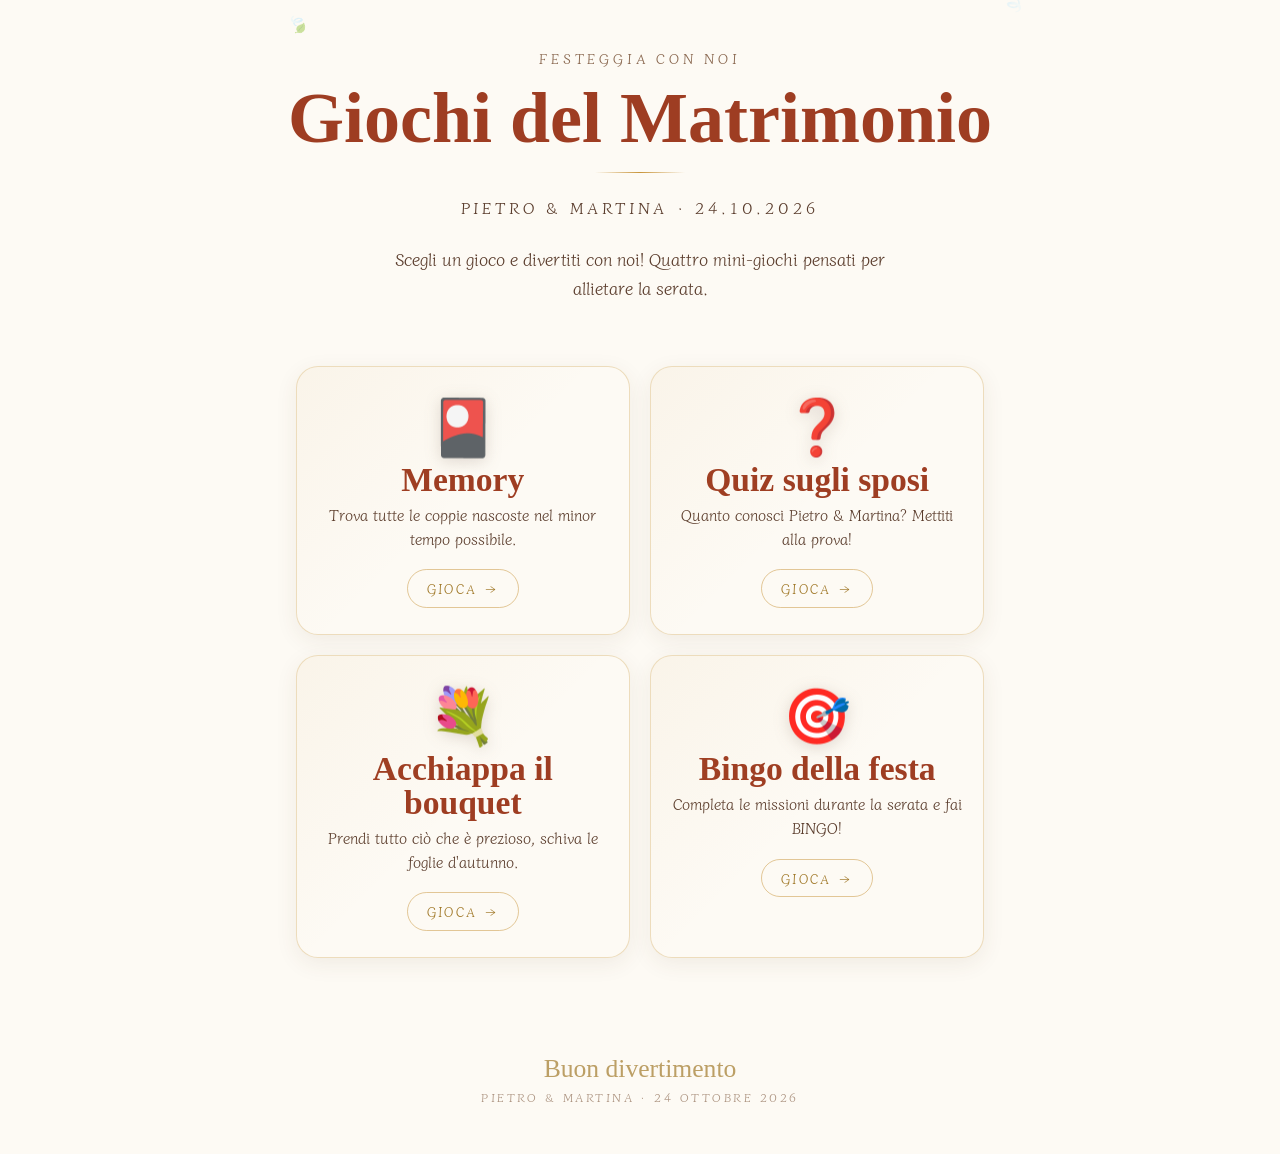
<file: index.html>
<!DOCTYPE html>
<html lang="it">

<head>
  <meta charset="UTF-8" />
  <meta name="viewport" content="width=device-width, initial-scale=1.0, maximum-scale=5.0" />
  <meta name="theme-color" content="#1E130C" />
  <title>Giochi del Matrimonio · Pietro &amp; Martina</title>

  <link href="https://fonts.googleapis.com/css2?family=Diphylleia&display=swap" rel="stylesheet" />
  <link href="https://fonts.cdnfonts.com/css/brittany-signature" rel="stylesheet" />
  <link rel="stylesheet" href="style.css" />

  <style>
    /* ── Hero menu ── */
    .menu-hero {
      position: relative;
      padding: 3rem 1.2rem 1.5rem;
      text-align: center;
      z-index: 1;
    }

    .menu-eyebrow {
      font-family: 'Diphylleia', serif;
      font-size: clamp(.7rem, 2.4vw, .85rem);
      letter-spacing: .28em;
      text-transform: uppercase;
      color: var(--text-light);
      margin-bottom: 1rem;
    }

    .menu-title {
      font-family: 'Brittany Signature', 'Brittany', cursive;
      font-style: normal;
      font-size: clamp(2.8rem, 12vw, 4.5rem);
      color: var(--rust);
      line-height: .95;
    }

    .menu-couple {
      font-family: 'Diphylleia', serif;
      font-size: clamp(.85rem, 2.6vw, 1rem);
      color: var(--text-mid);
      letter-spacing: .24em;
      text-transform: uppercase;
      margin-top: 1.4rem;
    }

    .menu-sub {
      font-family: 'Diphylleia', serif;
      font-size: clamp(.95rem, 2.6vw, 1.05rem);
      color: var(--text-mid);
      line-height: 1.7;
      max-width: 520px;
      margin: 1.6rem auto 0;
      padding: 0 .5rem;
    }

    /* ── Grid card giochi ── */
    .games-grid {
      position: relative;
      z-index: 1;
      max-width: 720px;
      margin: 2.5rem auto 4rem;
      padding: 0 1rem;
      display: grid;
      grid-template-columns: 1fr;
      gap: 1.1rem;
    }

    @media (min-width: 640px) {
      .games-grid {
        grid-template-columns: 1fr 1fr;
        gap: 1.3rem;
      }
    }

    .game-card {
      position: relative;
      display: flex;
      flex-direction: column;
      align-items: center;
      text-align: center;
      padding: 1.8rem 1.3rem 1.6rem;
      background: var(--warm-white);
      border: 1.5px solid rgba(200, 148, 58, .3);
      border-radius: 22px;
      text-decoration: none;
      color: var(--text-dark);
      box-shadow: 0 6px 22px rgba(90, 60, 44, .08);
      transition: transform .25s, box-shadow .25s, border-color .25s;
      overflow: hidden;
      animation: fadeUp .7s ease both;
    }

    .game-card:nth-child(1) {
      animation-delay: .05s;
    }

    .game-card:nth-child(2) {
      animation-delay: .15s;
    }

    .game-card:nth-child(3) {
      animation-delay: .25s;
    }

    .game-card:nth-child(4) {
      animation-delay: .35s;
    }

    .game-card::before {
      content: '';
      position: absolute;
      inset: 0;
      background: linear-gradient(135deg, rgba(200, 148, 58, .06) 0%, transparent 50%);
      pointer-events: none;
    }

    .game-card:hover,
    .game-card:active {
      transform: translateY(-4px);
      box-shadow: 0 14px 32px rgba(90, 60, 44, .18);
      border-color: var(--gold);
    }

    .game-icon {
      font-size: clamp(2.6rem, 10vw, 3.4rem);
      margin-bottom: .8rem;
      line-height: 1;
      filter: drop-shadow(0 3px 8px rgba(90, 60, 44, .18));
    }

    .game-name {
      font-family: 'Brittany Signature', 'Brittany', cursive;
      font-style: normal;
      font-size: clamp(1.7rem, 5.5vw, 2.1rem);
      color: var(--rust);
      line-height: 1;
      margin-bottom: .4rem;
    }

    .game-desc {
      font-family: 'Diphylleia', serif;
      font-size: clamp(.85rem, 2.4vw, .95rem);
      color: var(--text-mid);
      line-height: 1.55;
      margin-bottom: 1.2rem;
      min-height: 2.9em;
    }

    .game-cta {
      display: inline-flex;
      align-items: center;
      gap: .4rem;
      font-family: 'Diphylleia', serif;
      font-size: .8rem;
      letter-spacing: .18em;
      text-transform: uppercase;
      color: var(--gold-dark);
      padding: .55rem 1.2rem;
      border: 1px solid rgba(200, 148, 58, .5);
      border-radius: 50px;
      transition: background .2s, color .2s;
    }

    .game-card:hover .game-cta,
    .game-card:active .game-cta {
      background: var(--gold-dark);
      color: #fff;
      border-color: var(--gold-dark);
    }

    /* ── Footer ── */
    .menu-footer {
      position: relative;
      z-index: 1;
      text-align: center;
      padding: 2rem 1.2rem 3rem;
      font-family: 'Diphylleia', serif;
      font-size: .78rem;
      letter-spacing: .2em;
      text-transform: uppercase;
      color: var(--text-light);
      opacity: .7;
    }

    .menu-footer-script {
      display: block;
      font-family: 'Brittany Signature', 'Brittany', cursive;
      font-style: normal;
      font-size: 1.6rem;
      letter-spacing: 0;
      text-transform: none;
      color: var(--gold-dark);
      margin-bottom: .3rem;
      opacity: 1;
    }
  </style>
</head>

<body>

  <canvas id="leaves-canvas" aria-hidden="true"></canvas>

  <header class="menu-hero">
    <p class="menu-eyebrow">Festeggia con noi</p>
    <h1 class="menu-title">Giochi del Matrimonio</h1>
    <div class="gold-rule" style="margin: 1.2rem auto 0;"></div>
    <p class="menu-couple">Pietro &amp; Martina · 24.10.2026</p>
    <p class="menu-sub">
      Scegli un gioco e divertiti con noi! Quattro mini-giochi pensati per allietare la serata.
    </p>
  </header>

  <main class="games-grid" aria-label="Lista giochi">

    <a href="memory.html" class="game-card">
      <span class="game-icon" aria-hidden="true">🎴</span>
      <h2 class="game-name">Memory</h2>
      <p class="game-desc">Trova tutte le coppie nascoste nel minor tempo possibile.</p>
      <span class="game-cta">Gioca →</span>
    </a>

    <a href="quiz.html" class="game-card">
      <span class="game-icon" aria-hidden="true">❓</span>
      <h2 class="game-name">Quiz sugli sposi</h2>
      <p class="game-desc">Quanto conosci Pietro &amp; Martina? Mettiti alla prova!</p>
      <span class="game-cta">Gioca →</span>
    </a>

    <a href="bouquet.html" class="game-card">
      <span class="game-icon" aria-hidden="true">💐</span>
      <h2 class="game-name">Acchiappa il bouquet</h2>
      <p class="game-desc">Prendi tutto ciò che è prezioso, schiva le foglie d'autunno.</p>
      <span class="game-cta">Gioca →</span>
    </a>

    <a href="bingo.html" class="game-card">
      <span class="game-icon" aria-hidden="true">🎯</span>
      <h2 class="game-name">Bingo della festa</h2>
      <p class="game-desc">Completa le missioni durante la serata e fai BINGO!</p>
      <span class="game-cta">Gioca →</span>
    </a>

  </main>

  <footer class="menu-footer">
    <span class="menu-footer-script">Buon divertimento</span>
    Pietro &amp; Martina · 24 Ottobre 2026
  </footer>

  <script>
    /* ── Falling Leaves (stesso effetto del sito principale) ── */
    (function () {
      const canvas = document.getElementById('leaves-canvas');
      if (!canvas) return;
      const ctx = canvas.getContext('2d');
      const SHAPES = ['🍂', '🍁', '🍃'];
      const LEAVES = [];
      const COUNT = window.innerWidth < 500 ? 16 : 26;

      function resize() {
        canvas.width = window.innerWidth;
        canvas.height = window.innerHeight;
      }
      resize();
      window.addEventListener('resize', resize);

      for (let i = 0; i < COUNT; i++) {
        LEAVES.push({
          x: Math.random() * window.innerWidth,
          y: Math.random() * window.innerHeight * -1.5,
          size: 12 + Math.random() * 18,
          speed: .3 + Math.random() * .6,
          drift: (Math.random() - .5) * .7,
          rot: Math.random() * Math.PI * 2,
          rotV: (Math.random() - .5) * .022,
          emoji: SHAPES[Math.floor(Math.random() * SHAPES.length)],
          alpha: .22 + Math.random() * .35,
          swing: Math.random() * Math.PI * 2,
          swingS: .35 + Math.random() * .55,
        });
      }

      function animate() {
        ctx.clearRect(0, 0, canvas.width, canvas.height);
        LEAVES.forEach(l => {
          l.swing += .011 * l.swingS;
          l.x += l.drift + Math.sin(l.swing) * .55;
          l.y += l.speed;
          l.rot += l.rotV;
          if (l.y > canvas.height + 40) { l.y = -40; l.x = Math.random() * canvas.width; }
          ctx.save();
          ctx.translate(l.x, l.y);
          ctx.rotate(l.rot);
          ctx.globalAlpha = l.alpha;
          ctx.font = `${l.size}px serif`;
          ctx.textAlign = 'center';
          ctx.textBaseline = 'middle';
          ctx.fillText(l.emoji, 0, 0);
          ctx.restore();
        });
        requestAnimationFrame(animate);
      }
      animate();
    })();
  </script>
</body>

</html>
</file>
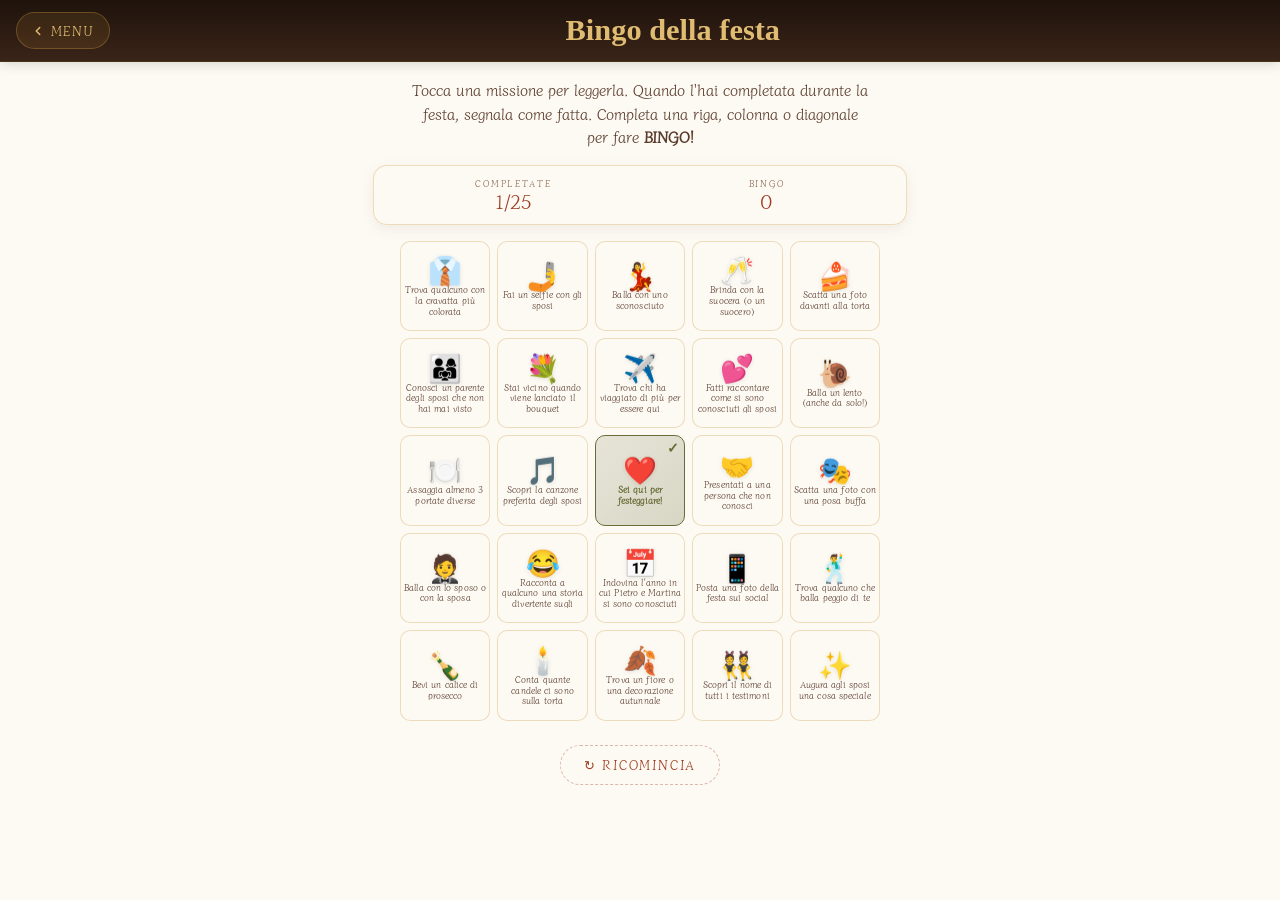
<file: bingo.html>
<!DOCTYPE html>
<html lang="it">

<head>
  <meta charset="UTF-8" />
  <meta name="viewport" content="width=device-width, initial-scale=1.0, maximum-scale=5.0" />
  <meta name="theme-color" content="#1E130C" />
  <title>Bingo della festa · Pietro &amp; Martina</title>

  <link href="https://fonts.googleapis.com/css2?family=Diphylleia&display=swap" rel="stylesheet" />
  <link href="https://fonts.cdnfonts.com/css/brittany-signature" rel="stylesheet" />
  <link rel="stylesheet" href="style.css" />

  <style>
    .bingo-page {
      max-width: 560px;
      margin: 0 auto;
      padding: 1rem .8rem 3rem;
      position: relative;
      z-index: 1;
    }

    .bingo-intro {
      text-align: center;
      font-family: 'Diphylleia', serif;
      font-size: clamp(.85rem, 2.4vw, .95rem);
      color: var(--text-mid);
      line-height: 1.55;
      max-width: 460px;
      margin: 0 auto 1rem;
    }

    /* HUD */
    .bingo-hud {
      display: flex;
      justify-content: space-around;
      align-items: center;
      margin-bottom: 1rem;
      padding: .65rem .8rem;
      background: var(--warm-white);
      border: 1px solid rgba(200, 148, 58, .3);
      border-radius: 14px;
      box-shadow: 0 4px 14px rgba(90, 60, 44, .08);
    }

    .bingo-hud .stat {
      display: flex;
      flex-direction: column;
      align-items: center;
      flex: 1;
    }

    .bingo-hud .label {
      font-family: 'Diphylleia', serif;
      font-size: .58rem;
      letter-spacing: .2em;
      text-transform: uppercase;
      color: var(--text-light);
    }

    .bingo-hud .value {
      font-family: 'Diphylleia', serif;
      font-size: 1.2rem;
      color: var(--rust);
      line-height: 1.2;
    }

    /* Griglia 5x5 */
    .bingo-grid {
      display: grid;
      grid-template-columns: repeat(5, 1fr);
      gap: clamp(.25rem, 1.2vw, .45rem);
      max-width: 480px;
      margin: 0 auto;
    }

    .b-cell {
      position: relative;
      aspect-ratio: 1 / 1;
      background: var(--warm-white);
      border: 1.5px solid rgba(200, 148, 58, .3);
      border-radius: 10px;
      cursor: pointer;
      transition: background .25s, border-color .25s, transform .15s;
      display: flex;
      flex-direction: column;
      align-items: center;
      justify-content: center;
      text-align: center;
      padding: .25rem .15rem;
      overflow: hidden;
      -webkit-user-select: none;
      user-select: none;
      -webkit-tap-highlight-color: transparent;
    }

    .b-cell:active {
      transform: scale(.95);
    }

    .b-emoji {
      font-size: clamp(1.3rem, 5.5vw, 1.7rem);
      line-height: 1;
      margin-bottom: .1rem;
      filter: drop-shadow(0 1px 2px rgba(0, 0, 0, .1));
    }

    .b-text {
      font-family: 'Diphylleia', serif;
      font-size: clamp(.42rem, 1.5vw, .58rem);
      line-height: 1.15;
      color: var(--text-mid);
      letter-spacing: .01em;
      max-height: 3.4em;
      overflow: hidden;
    }

    /* Free cell (centro) */
    .b-cell.free {
      background: linear-gradient(135deg, var(--gold-dark) 0%, var(--terracotta) 100%);
      border-color: var(--gold);
      color: #fff;
    }

    .b-cell.free .b-text {
      color: rgba(255, 255, 255, .95);
      font-weight: bold;
    }

    /* Cell marcata */
    .b-cell.marked {
      background: linear-gradient(135deg, rgba(106, 107, 56, .15) 0%, rgba(106, 107, 56, .25) 100%);
      border-color: var(--olive);
    }

    .b-cell.marked .b-text {
      color: var(--olive);
    }

    .b-cell.marked::after {
      content: '✓';
      position: absolute;
      top: 4px;
      right: 5px;
      color: var(--olive);
      font-size: clamp(.7rem, 2.5vw, .9rem);
      font-weight: bold;
      line-height: 1;
      animation: pop .4s ease both;
    }

    /* Cell in linea vincente */
    .b-cell.win-line {
      background: linear-gradient(135deg, var(--gold-light) 0%, var(--gold) 100%);
      border-color: var(--gold-dark);
      box-shadow: 0 0 18px rgba(200, 148, 58, .5);
      animation: winGlow 1.4s ease-in-out infinite;
    }

    .b-cell.win-line .b-text {
      color: var(--brown-dark);
      font-weight: bold;
    }

    .b-cell.win-line::after {
      color: var(--brown-dark);
    }

    @keyframes winGlow {

      0%,
      100% {
        box-shadow: 0 0 12px rgba(200, 148, 58, .35);
      }

      50% {
        box-shadow: 0 0 22px rgba(200, 148, 58, .7);
      }
    }

    /* Modal dettaglio missione */
    .mission-modal {
      position: fixed;
      inset: 0;
      background: rgba(30, 19, 12, .82);
      backdrop-filter: blur(6px);
      -webkit-backdrop-filter: blur(6px);
      display: none;
      align-items: center;
      justify-content: center;
      z-index: 100;
      padding: 1.5rem;
    }

    .mission-modal.show {
      display: flex;
      animation: fadeIn .25s ease;
    }

    .mission-card {
      background: var(--warm-white);
      border: 1.5px solid var(--gold);
      border-radius: 22px;
      padding: 2rem 1.6rem;
      max-width: 360px;
      width: 100%;
      text-align: center;
      box-shadow: 0 18px 50px rgba(0, 0, 0, .35);
      animation: pop .4s ease both;
    }

    .mission-emoji {
      font-size: 3.5rem;
      line-height: 1;
      margin-bottom: .6rem;
    }

    .mission-text {
      font-family: 'Diphylleia', serif;
      font-size: clamp(1.05rem, 3.4vw, 1.2rem);
      color: var(--text-dark);
      line-height: 1.5;
      margin-bottom: 1.6rem;
    }

    .mission-buttons {
      display: flex;
      flex-direction: column;
      gap: .7rem;
      align-items: center;
    }

    /* BINGO overlay */
    .bingo-overlay {
      position: fixed;
      inset: 0;
      background: rgba(30, 19, 12, .9);
      backdrop-filter: blur(8px);
      -webkit-backdrop-filter: blur(8px);
      display: none;
      align-items: center;
      justify-content: center;
      z-index: 200;
      padding: 1.5rem;
    }

    .bingo-overlay.show {
      display: flex;
      animation: fadeIn .3s ease;
    }

    .bingo-celebration {
      text-align: center;
      animation: pop .5s ease both;
    }

    .bingo-big {
      font-family: 'Brittany Signature', 'Brittany', cursive;
      font-style: normal;
      font-size: clamp(4.5rem, 22vw, 8rem);
      color: var(--gold-light);
      line-height: .9;
      text-shadow: 0 4px 18px rgba(0, 0, 0, .5);
      animation: bingoWiggle 1.2s ease-in-out infinite;
    }

    @keyframes bingoWiggle {

      0%,
      100% {
        transform: rotate(-3deg) scale(1);
      }

      50% {
        transform: rotate(3deg) scale(1.06);
      }
    }

    .bingo-sub {
      font-family: 'Diphylleia', serif;
      font-size: clamp(1rem, 3vw, 1.15rem);
      color: rgba(247, 240, 227, .9);
      letter-spacing: .12em;
      margin: 1.2rem 0 1.8rem;
    }

    .confetti {
      position: fixed;
      pointer-events: none;
      z-index: 199;
      inset: 0;
      overflow: hidden;
    }

    /* Reset button */
    .reset-row {
      text-align: center;
      margin-top: 1.5rem;
    }

    .reset-btn {
      background: transparent;
      border: 1px dashed rgba(158, 61, 34, .35);
      color: var(--rust);
      font-family: 'Diphylleia', serif;
      font-size: .8rem;
      letter-spacing: .14em;
      text-transform: uppercase;
      padding: .6rem 1.4rem;
      border-radius: 50px;
      cursor: pointer;
      transition: background .2s, border-color .2s;
    }

    .reset-btn:hover {
      background: rgba(158, 61, 34, .08);
      border-style: solid;
    }
  </style>
</head>

<body>

  <canvas id="leaves-canvas" aria-hidden="true"></canvas>

  <header class="game-header">
    <a href="index.html" class="back-btn" aria-label="Torna al menu">
      <svg viewBox="0 0 24 24" fill="none" stroke="currentColor" stroke-width="2.5" stroke-linecap="round"
        stroke-linejoin="round" aria-hidden="true">
        <polyline points="15 18 9 12 15 6"></polyline>
      </svg>
      Menu
    </a>
    <h1 class="game-title">Bingo della festa</h1>
  </header>

  <main class="bingo-page">

    <p class="bingo-intro">
      Tocca una missione per leggerla. Quando l'hai completata durante la festa, segnala come fatta. Completa una riga,
      colonna o diagonale per fare <strong>BINGO!</strong>
    </p>

    <div class="bingo-hud">
      <div class="stat">
        <span class="label">Completate</span>
        <span class="value" id="hudDone">1/25</span>
      </div>
      <div class="stat">
        <span class="label">Bingo</span>
        <span class="value" id="hudBingo">0</span>
      </div>
    </div>

    <div class="bingo-grid" id="grid" role="grid"></div>

    <div class="reset-row">
      <button class="reset-btn" id="resetBtn">↻ Ricomincia</button>
    </div>

  </main>

  <!-- Modale missione -->
  <div class="mission-modal" id="missionModal" role="dialog" aria-modal="true">
    <div class="mission-card">
      <div class="mission-emoji" id="missionEmoji">🎯</div>
      <p class="mission-text" id="missionText">…</p>
      <div class="mission-buttons">
        <button class="btn-primary" id="markDoneBtn">L'ho completata!</button>
        <button class="btn-secondary" id="cancelBtn">Chiudi</button>
      </div>
    </div>
  </div>

  <!-- BINGO! -->
  <div class="bingo-overlay" id="bingoOverlay">
    <div class="bingo-celebration">
      <div class="bingo-big">BINGO!</div>
      <p class="bingo-sub">Hai completato una linea!</p>
      <button class="btn-primary" id="closeBingoBtn">Continua</button>
    </div>
  </div>
  <div class="confetti" id="confetti" aria-hidden="true"></div>

  <script>
    /* ══════════════════════════════════════
       25 MISSIONI A TEMA FESTA MATRIMONIO
       ══════════════════════════════════════ */
    const MISSIONS = [
      { e: '👔', t: 'Trova qualcuno con la cravatta più colorata' },
      { e: '🤳', t: 'Fai un selfie con gli sposi' },
      { e: '💃', t: 'Balla con uno sconosciuto' },
      { e: '🥂', t: 'Brinda con la suocera (o un suocero)' },
      { e: '🍰', t: 'Scatta una foto davanti alla torta' },

      { e: '👨‍👩‍👧', t: 'Conosci un parente degli sposi che non hai mai visto' },
      { e: '💐', t: 'Stai vicino quando viene lanciato il bouquet' },
      { e: '✈️', t: 'Trova chi ha viaggiato di più per essere qui' },
      { e: '💕', t: 'Fatti raccontare come si sono conosciuti gli sposi' },
      { e: '🐌', t: 'Balla un lento (anche da solo!)' },

      { e: '🍽️', t: 'Assaggia almeno 3 portate diverse' },
      { e: '🎵', t: 'Scopri la canzone preferita degli sposi' },
      { e: '❤️', t: 'Sei qui per festeggiare!' }, // CENTRO LIBERO (index 12)
      { e: '🤝', t: 'Presentati a una persona che non conosci' },
      { e: '🎭', t: 'Scatta una foto con una posa buffa' },

      { e: '🤵', t: 'Balla con lo sposo o con la sposa' },
      { e: '😂', t: 'Racconta a qualcuno una storia divertente sugli sposi' },
      { e: '📅', t: 'Indovina l\'anno in cui Pietro e Martina si sono conosciuti' },
      { e: '📱', t: 'Posta una foto della festa sui social' },
      { e: '🕺', t: 'Trova qualcuno che balla peggio di te' },

      { e: '🍾', t: 'Bevi un calice di prosecco' },
      { e: '🕯️', t: 'Conta quante candele ci sono sulla torta' },
      { e: '🍂', t: 'Trova un fiore o una decorazione autunnale' },
      { e: '👯', t: 'Scopri il nome di tutti i testimoni' },
      { e: '✨', t: 'Augura agli sposi una cosa speciale' }
    ];
    /* ══════════════════════════════════════ */

    /* ── Falling Leaves ── */
    (function () {
      const canvas = document.getElementById('leaves-canvas');
      const ctx = canvas.getContext('2d');
      const SHAPES = ['🍂', '🍁', '🍃'];
      const LEAVES = [];
      const COUNT = window.innerWidth < 500 ? 10 : 18;
      function resize() { canvas.width = window.innerWidth; canvas.height = window.innerHeight; }
      resize();
      window.addEventListener('resize', resize);
      for (let i = 0; i < COUNT; i++) {
        LEAVES.push({
          x: Math.random() * window.innerWidth, y: Math.random() * window.innerHeight * -1.5,
          size: 12 + Math.random() * 18, speed: .3 + Math.random() * .6,
          drift: (Math.random() - .5) * .7, rot: Math.random() * Math.PI * 2,
          rotV: (Math.random() - .5) * .022,
          emoji: SHAPES[Math.floor(Math.random() * SHAPES.length)],
          alpha: .18 + Math.random() * .3,
          swing: Math.random() * Math.PI * 2, swingS: .35 + Math.random() * .55,
        });
      }
      function animate() {
        ctx.clearRect(0, 0, canvas.width, canvas.height);
        LEAVES.forEach(l => {
          l.swing += .011 * l.swingS;
          l.x += l.drift + Math.sin(l.swing) * .55;
          l.y += l.speed; l.rot += l.rotV;
          if (l.y > canvas.height + 40) { l.y = -40; l.x = Math.random() * canvas.width; }
          ctx.save(); ctx.translate(l.x, l.y); ctx.rotate(l.rot);
          ctx.globalAlpha = l.alpha; ctx.font = `${l.size}px serif`;
          ctx.textAlign = 'center'; ctx.textBaseline = 'middle';
          ctx.fillText(l.emoji, 0, 0); ctx.restore();
        });
        requestAnimationFrame(animate);
      }
      animate();
    })();

    /* ══════════════════════════════════════
       BINGO LOGIC
       ══════════════════════════════════════ */
    (function () {
      const grid = document.getElementById('grid');
      const hudDone = document.getElementById('hudDone');
      const hudBingo = document.getElementById('hudBingo');
      const modal = document.getElementById('missionModal');
      const missionEmoji = document.getElementById('missionEmoji');
      const missionText = document.getElementById('missionText');
      const markDoneBtn = document.getElementById('markDoneBtn');
      const cancelBtn = document.getElementById('cancelBtn');
      const bingoOverlay = document.getElementById('bingoOverlay');
      const closeBingoBtn = document.getElementById('closeBingoBtn');
      const resetBtn = document.getElementById('resetBtn');
      const confettiEl = document.getElementById('confetti');

      const FREE_INDEX = 12;
      const STORAGE_KEY = 'bingo_state_v1';

      // Stato: array di 25 booleani + count bingo precedentemente celebrati
      let state = loadState();

      function loadState() {
        try {
          const raw = localStorage.getItem(STORAGE_KEY);
          if (raw) {
            const parsed = JSON.parse(raw);
            if (Array.isArray(parsed.marked) && parsed.marked.length === 25) {
              parsed.marked[FREE_INDEX] = true;
              return parsed;
            }
          }
        } catch (e) { }
        return defaultState();
      }

      function defaultState() {
        const marked = new Array(25).fill(false);
        marked[FREE_INDEX] = true;
        return { marked, celebratedLines: [] };
      }

      function saveState() {
        localStorage.setItem(STORAGE_KEY, JSON.stringify(state));
      }

      let currentCell = null;

      function buildGrid() {
        grid.innerHTML = '';
        MISSIONS.forEach((m, i) => {
          const cell = document.createElement('div');
          cell.className = 'b-cell';
          cell.setAttribute('role', 'gridcell');
          cell.dataset.index = i;
          if (i === FREE_INDEX) cell.classList.add('free');
          if (state.marked[i]) cell.classList.add('marked');

          cell.innerHTML = `
            <span class="b-emoji" aria-hidden="true">${m.e}</span>
            <span class="b-text">${m.t}</span>
          `;

          cell.addEventListener('click', () => openMission(i));
          grid.appendChild(cell);
        });
        updateHUD();
        highlightWinLines();
      }

      function openMission(i) {
        if (i === FREE_INDEX) return; // non si può togliere il centro
        currentCell = i;
        const m = MISSIONS[i];
        missionEmoji.textContent = m.e;
        missionText.textContent = m.t;
        markDoneBtn.textContent = state.marked[i] ? 'Annulla' : 'L\'ho completata!';
        modal.classList.add('show');
      }

      function closeMission() {
        modal.classList.remove('show');
        currentCell = null;
      }

      markDoneBtn.addEventListener('click', () => {
        if (currentCell === null) return;
        state.marked[currentCell] = !state.marked[currentCell];
        saveState();
        const cell = grid.querySelector(`[data-index="${currentCell}"]`);
        cell.classList.toggle('marked', state.marked[currentCell]);
        updateHUD();
        closeMission();
        // Check bingo dopo un piccolo delay (animazione check)
        setTimeout(checkBingo, 350);
      });

      cancelBtn.addEventListener('click', closeMission);
      modal.addEventListener('click', e => {
        if (e.target === modal) closeMission();
      });

      // ── LINEE VINCENTI ──
      function getLines() {
        const lines = [];
        // Righe
        for (let r = 0; r < 5; r++) lines.push([r * 5, r * 5 + 1, r * 5 + 2, r * 5 + 3, r * 5 + 4]);
        // Colonne
        for (let c = 0; c < 5; c++) lines.push([c, c + 5, c + 10, c + 15, c + 20]);
        // Diagonali
        lines.push([0, 6, 12, 18, 24]);
        lines.push([4, 8, 12, 16, 20]);
        return lines;
      }

      function lineKey(line) { return line.join('-'); }

      function checkBingo() {
        const lines = getLines();
        const newWins = [];
        for (const line of lines) {
          const complete = line.every(i => state.marked[i]);
          const key = lineKey(line);
          if (complete && !state.celebratedLines.includes(key)) {
            state.celebratedLines.push(key);
            newWins.push(line);
          }
        }
        if (newWins.length > 0) {
          saveState();
          updateHUD();
          highlightWinLines();
          celebrate();
        }
      }

      function highlightWinLines() {
        // pulisci classe
        grid.querySelectorAll('.b-cell').forEach(c => c.classList.remove('win-line'));
        // applica a tutti gli indici delle linee celebrate
        const allWinIdx = new Set();
        getLines().forEach(line => {
          if (state.celebratedLines.includes(lineKey(line))) {
            line.forEach(i => allWinIdx.add(i));
          }
        });
        allWinIdx.forEach(i => {
          const c = grid.querySelector(`[data-index="${i}"]`);
          if (c) c.classList.add('win-line');
        });
      }

      function updateHUD() {
        const count = state.marked.filter(Boolean).length;
        hudDone.textContent = `${count}/25`;
        hudBingo.textContent = state.celebratedLines.length;
      }

      // ── CELEBRAZIONE BINGO ──
      function celebrate() {
        bingoOverlay.classList.add('show');
        spawnConfetti();
      }

      closeBingoBtn.addEventListener('click', () => {
        bingoOverlay.classList.remove('show');
      });

      function spawnConfetti() {
        confettiEl.innerHTML = '';
        const colors = ['#C8943A', '#E0BC72', '#9E3D22', '#C05828', '#6A6B38'];
        for (let i = 0; i < 60; i++) {
          const piece = document.createElement('div');
          const size = 6 + Math.random() * 8;
          const left = Math.random() * 100;
          const delay = Math.random() * .5;
          const duration = 1.5 + Math.random() * 1.5;
          const color = colors[Math.floor(Math.random() * colors.length)];
          const rot = Math.random() * 360;
          piece.style.cssText = `
            position: absolute;
            top: -20px;
            left: ${left}%;
            width: ${size}px;
            height: ${size * 1.6}px;
            background: ${color};
            border-radius: 2px;
            transform: rotate(${rot}deg);
            animation: confettiFall ${duration}s ${delay}s linear forwards;
          `;
          confettiEl.appendChild(piece);
        }
        setTimeout(() => { confettiEl.innerHTML = ''; }, 4500);
      }

      // Inietta keyframe confetti
      const styleEl = document.createElement('style');
      styleEl.textContent = `
        @keyframes confettiFall {
          to { transform: translateY(110vh) rotate(720deg); opacity: 0; }
        }
      `;
      document.head.appendChild(styleEl);

      // ── RESET ──
      resetBtn.addEventListener('click', () => {
        if (confirm('Sei sicuro di voler azzerare tutte le missioni completate?')) {
          state = defaultState();
          saveState();
          buildGrid();
        }
      });

      // ── ESC chiude modali ──
      document.addEventListener('keydown', e => {
        if (e.key === 'Escape') {
          closeMission();
          bingoOverlay.classList.remove('show');
        }
      });

      // INIT
      buildGrid();
    })();
  </script>
</body>

</html>
</file>
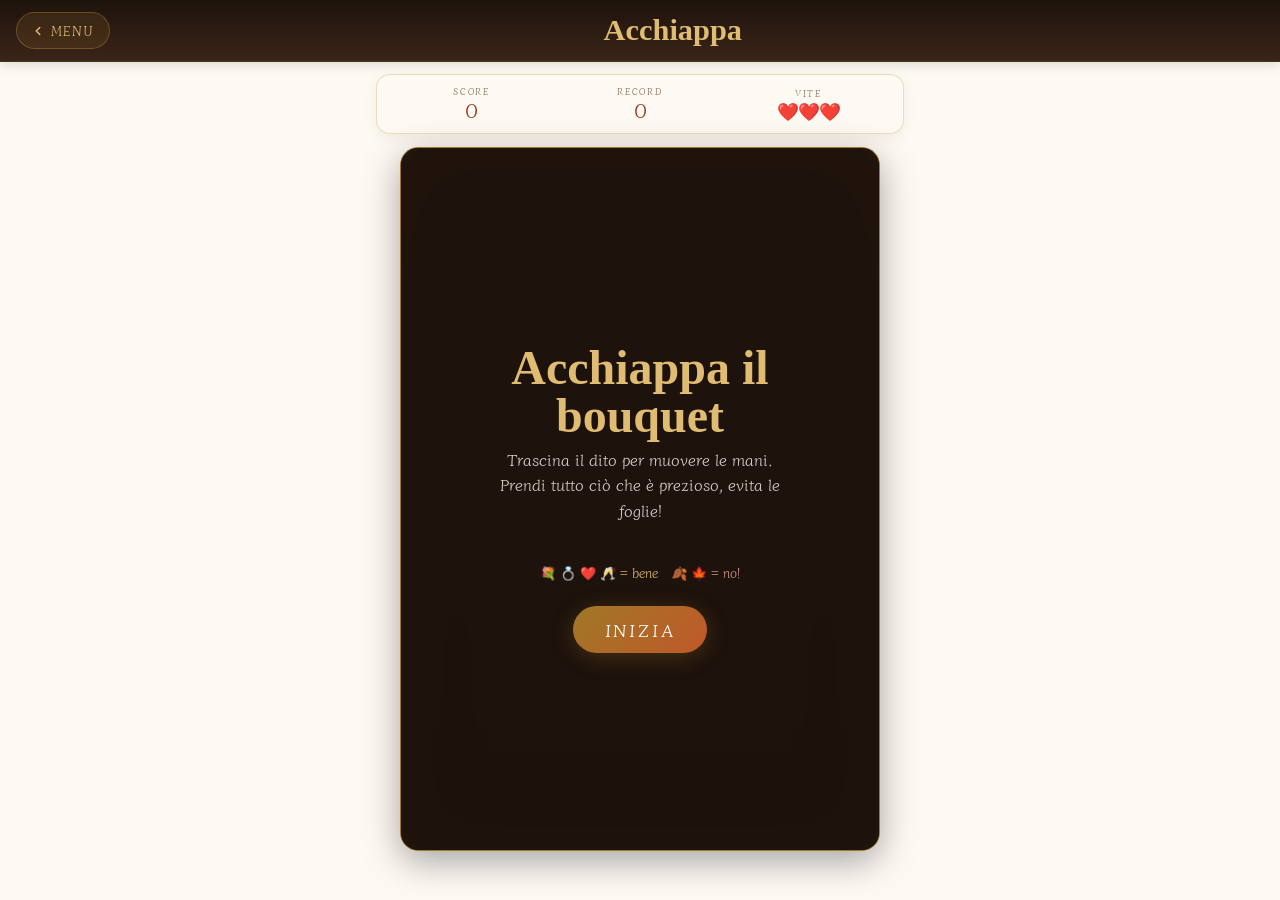
<file: bouquet.html>
<!DOCTYPE html>
<html lang="it">

<head>
  <meta charset="UTF-8" />
  <meta name="viewport" content="width=device-width, initial-scale=1.0, maximum-scale=1.0, user-scalable=no" />
  <meta name="theme-color" content="#1E130C" />
  <title>Acchiappa il bouquet · Pietro &amp; Martina</title>

  <link href="https://fonts.googleapis.com/css2?family=Diphylleia&display=swap" rel="stylesheet" />
  <link href="https://fonts.cdnfonts.com/css/brittany-signature" rel="stylesheet" />
  <link rel="stylesheet" href="style.css" />

  <style>
    body {
      overscroll-behavior: none;
      touch-action: none;
    }

    .bouquet-page {
      max-width: 560px;
      margin: 0 auto;
      padding: .75rem 1rem 1.5rem;
      position: relative;
      z-index: 1;
    }

    /* HUD */
    .hud {
      display: flex;
      justify-content: space-between;
      align-items: center;
      gap: .5rem;
      margin-bottom: .8rem;
      padding: .65rem .9rem;
      background: var(--warm-white);
      border: 1px solid rgba(200, 148, 58, .3);
      border-radius: 14px;
      box-shadow: 0 4px 14px rgba(90, 60, 44, .08);
    }

    .hud-block {
      display: flex;
      flex-direction: column;
      align-items: center;
      flex: 1;
    }

    .hud-label {
      font-family: 'Diphylleia', serif;
      font-size: .56rem;
      letter-spacing: .2em;
      text-transform: uppercase;
      color: var(--text-light);
    }

    .hud-value {
      font-family: 'Diphylleia', serif;
      font-size: 1.25rem;
      color: var(--rust);
      line-height: 1.2;
      font-variant-numeric: tabular-nums;
    }

    .lives {
      letter-spacing: -.05em;
      font-size: 1.1rem;
    }

    .lives .lost {
      opacity: .25;
      filter: grayscale(1);
    }

    /* Canvas area */
    .game-area {
      position: relative;
      width: 100%;
      max-width: 480px;
      aspect-ratio: 3 / 4.4;
      margin: 0 auto;
      background: linear-gradient(180deg, #2c1c10 0%, #1E130C 100%);
      border: 1.5px solid var(--gold-dark);
      border-radius: 18px;
      overflow: hidden;
      box-shadow: 0 10px 36px rgba(0, 0, 0, .35), inset 0 0 80px rgba(200, 148, 58, .12);
      touch-action: none;
      cursor: grab;
    }

    .game-area:active {
      cursor: grabbing;
    }

    #gameCanvas {
      display: block;
      width: 100%;
      height: 100%;
    }

    /* Schermate overlay */
    .overlay {
      position: absolute;
      inset: 0;
      background: rgba(30, 19, 12, .92);
      backdrop-filter: blur(6px);
      -webkit-backdrop-filter: blur(6px);
      display: none;
      flex-direction: column;
      align-items: center;
      justify-content: center;
      text-align: center;
      padding: 1.5rem;
      z-index: 10;
    }

    .overlay.show {
      display: flex;
      animation: fadeIn .35s ease;
    }

    .overlay h2 {
      font-family: 'Brittany Signature', 'Brittany', cursive;
      font-style: normal;
      font-size: clamp(2.2rem, 9vw, 3rem);
      color: var(--gold-light);
      line-height: 1;
      margin-bottom: .4rem;
    }

    .overlay p {
      font-family: 'Diphylleia', serif;
      color: rgba(247, 240, 227, .85);
      font-size: clamp(.9rem, 2.6vw, 1rem);
      line-height: 1.6;
      max-width: 320px;
      margin-bottom: 1.5rem;
    }

    .overlay .final-score {
      font-family: 'Diphylleia', serif;
      font-size: clamp(2.8rem, 12vw, 4rem);
      color: var(--gold-light);
      line-height: 1;
      margin-bottom: .3rem;
      font-variant-numeric: tabular-nums;
    }

    .overlay .final-label {
      font-family: 'Diphylleia', serif;
      font-size: .72rem;
      letter-spacing: .26em;
      text-transform: uppercase;
      color: var(--gold-light);
      opacity: .65;
      margin-bottom: 1.8rem;
    }

    .overlay-buttons {
      display: flex;
      flex-direction: column;
      gap: .7rem;
      align-items: center;
    }

    .legend {
      margin-top: 1rem;
      display: flex;
      flex-wrap: wrap;
      gap: .8rem;
      justify-content: center;
      font-family: 'Diphylleia', serif;
      font-size: .82rem;
      color: rgba(247, 240, 227, .8);
    }

    .legend span {
      display: inline-flex;
      align-items: center;
      gap: .25rem;
    }

    .legend .good {
      color: var(--gold-light);
    }

    .legend .bad {
      color: #d99a8b;
    }

    /* Pulse hint per il primo touch */
    .touch-hint {
      position: absolute;
      bottom: 18%;
      left: 50%;
      transform: translateX(-50%);
      font-family: 'Diphylleia', serif;
      font-size: .85rem;
      color: rgba(247, 240, 227, .7);
      letter-spacing: .12em;
      text-transform: uppercase;
      pointer-events: none;
      animation: hintPulse 1.8s ease-in-out infinite;
    }

    @keyframes hintPulse {

      0%,
      100% {
        opacity: .4;
        transform: translateX(-50%) translateY(0);
      }

      50% {
        opacity: 1;
        transform: translateX(-50%) translateY(-6px);
      }
    }

    .touch-hint.hidden {
      display: none;
    }
  </style>
</head>

<body>

  <canvas id="leaves-canvas" aria-hidden="true"></canvas>

  <header class="game-header">
    <a href="index.html" class="back-btn" aria-label="Torna al menu">
      <svg viewBox="0 0 24 24" fill="none" stroke="currentColor" stroke-width="2.5" stroke-linecap="round"
        stroke-linejoin="round" aria-hidden="true">
        <polyline points="15 18 9 12 15 6"></polyline>
      </svg>
      Menu
    </a>
    <h1 class="game-title">Acchiappa</h1>
  </header>

  <main class="bouquet-page">

    <div class="hud">
      <div class="hud-block">
        <span class="hud-label">Score</span>
        <span class="hud-value" id="hudScore">0</span>
      </div>
      <div class="hud-block">
        <span class="hud-label">Record</span>
        <span class="hud-value" id="hudBest">0</span>
      </div>
      <div class="hud-block">
        <span class="hud-label">Vite</span>
        <span class="hud-value lives" id="hudLives">❤️❤️❤️</span>
      </div>
    </div>

    <div class="game-area" id="gameArea">
      <canvas id="gameCanvas"></canvas>

      <!-- Schermo START -->
      <div class="overlay show" id="startOverlay">
        <h2>Acchiappa il bouquet</h2>
        <p>
          Trascina il dito per muovere le mani.<br>
          Prendi tutto ciò che è prezioso, evita le foglie!
        </p>
        <div class="legend">
          <span class="good">💐 💍 ❤️ 🥂 = bene</span>
          <span class="bad">🍂 🍁 = no!</span>
        </div>
        <div class="overlay-buttons" style="margin-top: 1.5rem;">
          <button class="btn-primary" id="startBtn">Inizia</button>
        </div>
      </div>

      <!-- Schermo GAME OVER -->
      <div class="overlay" id="overOverlay">
        <h2 id="overTitle">Game Over</h2>
        <div class="final-score" id="overScore">0</div>
        <div class="final-label">Punteggio</div>
        <p id="overMsg">…</p>
        <div class="overlay-buttons">
          <button class="btn-primary" id="restartBtn">Rigioca</button>
          <a href="index.html" class="btn-secondary">← Altri giochi</a>
        </div>
      </div>

      <span class="touch-hint hidden" id="touchHint">↓ Trascina qui ↓</span>
    </div>

  </main>

  <script>
    /* ── Falling Leaves di sfondo ── */
    (function () {
      const canvas = document.getElementById('leaves-canvas');
      const ctx = canvas.getContext('2d');
      const SHAPES = ['🍂', '🍁', '🍃'];
      const LEAVES = [];
      const COUNT = window.innerWidth < 500 ? 8 : 14;
      function resize() { canvas.width = window.innerWidth; canvas.height = window.innerHeight; }
      resize();
      window.addEventListener('resize', resize);
      for (let i = 0; i < COUNT; i++) {
        LEAVES.push({
          x: Math.random() * window.innerWidth, y: Math.random() * window.innerHeight * -1.5,
          size: 12 + Math.random() * 16, speed: .25 + Math.random() * .5,
          drift: (Math.random() - .5) * .6, rot: Math.random() * Math.PI * 2,
          rotV: (Math.random() - .5) * .02,
          emoji: SHAPES[Math.floor(Math.random() * SHAPES.length)],
          alpha: .12 + Math.random() * .22,
          swing: Math.random() * Math.PI * 2, swingS: .35 + Math.random() * .5,
        });
      }
      function animate() {
        ctx.clearRect(0, 0, canvas.width, canvas.height);
        LEAVES.forEach(l => {
          l.swing += .011 * l.swingS;
          l.x += l.drift + Math.sin(l.swing) * .5;
          l.y += l.speed; l.rot += l.rotV;
          if (l.y > canvas.height + 40) { l.y = -40; l.x = Math.random() * canvas.width; }
          ctx.save(); ctx.translate(l.x, l.y); ctx.rotate(l.rot);
          ctx.globalAlpha = l.alpha; ctx.font = `${l.size}px serif`;
          ctx.textAlign = 'center'; ctx.textBaseline = 'middle';
          ctx.fillText(l.emoji, 0, 0); ctx.restore();
        });
        requestAnimationFrame(animate);
      }
      animate();
    })();

    /* ══════════════════════════════════════
       GIOCO: Acchiappa il bouquet
       ══════════════════════════════════════ */
    (function () {
      const area = document.getElementById('gameArea');
      const canvas = document.getElementById('gameCanvas');
      const ctx = canvas.getContext('2d');

      const hudScore = document.getElementById('hudScore');
      const hudBest = document.getElementById('hudBest');
      const hudLives = document.getElementById('hudLives');

      const startOverlay = document.getElementById('startOverlay');
      const overOverlay = document.getElementById('overOverlay');
      const overTitle = document.getElementById('overTitle');
      const overScore = document.getElementById('overScore');
      const overMsg = document.getElementById('overMsg');
      const startBtn = document.getElementById('startBtn');
      const restartBtn = document.getElementById('restartBtn');
      const touchHint = document.getElementById('touchHint');

      // Logica DPR (Retina-friendly)
      let W = 0, H = 0, DPR = 1;
      function resizeCanvas() {
        DPR = Math.min(window.devicePixelRatio || 1, 2);
        const rect = area.getBoundingClientRect();
        W = rect.width;
        H = rect.height;
        canvas.width = Math.round(W * DPR);
        canvas.height = Math.round(H * DPR);
        canvas.style.width = W + 'px';
        canvas.style.height = H + 'px';
        ctx.setTransform(DPR, 0, 0, DPR, 0, 0);
      }
      resizeCanvas();
      window.addEventListener('resize', resizeCanvas);
      window.addEventListener('orientationchange', () => setTimeout(resizeCanvas, 100));

      // Tipi oggetti
      const GOODS = [
        { emoji: '💐', pts: 10, w: 0.32 },
        { emoji: '💍', pts: 25, w: 0.08 },
        { emoji: '❤️', pts: 5, w: 0.28 },
        { emoji: '🥂', pts: 10, w: 0.18 },
        { emoji: '🕊️', pts: 15, w: 0.14 },
      ];
      const BADS = [
        { emoji: '🍂' },
        { emoji: '🍁' },
      ];

      // Stato gioco
      let items = [];
      let score = 0;
      let lives = 3;
      let best = parseInt(localStorage.getItem('bouquet_best') || '0', 10);
      let running = false;
      let lastSpawn = 0;
      let spawnInterval = 900;
      let baseFallSpeed = 110;       // px/sec
      let elapsed = 0;
      let lastTime = 0;
      let paddleX = 0;
      let paddleTargetX = 0;
      let firstInteraction = false;

      // Paddle config
      const PADDLE_EMOJI = '🤲';
      const PADDLE_SIZE = 56;       // dimensione emoji
      const PADDLE_W = 72;          // area di cattura
      const PADDLE_Y_FROM_BOTTOM = 60;

      // Particelle
      const particles = [];

      hudBest.textContent = best;
      paddleX = paddleTargetX = W / 2;

      // Spawn oggetto
      function spawnItem() {
        // 18% probabilità di oggetto cattivo
        const isBad = Math.random() < 0.18;
        let type;
        if (isBad) {
          type = BADS[Math.floor(Math.random() * BADS.length)];
        } else {
          // Pesi: somma w = 1 ca.
          const r = Math.random();
          let acc = 0;
          for (const g of GOODS) {
            acc += g.w;
            if (r <= acc) { type = g; break; }
          }
          if (!type) type = GOODS[0];
        }
        const size = isBad ? 32 : (type.pts >= 25 ? 36 : 38);
        items.push({
          x: 30 + Math.random() * (W - 60),
          y: -size,
          vy: baseFallSpeed * (0.85 + Math.random() * 0.4),
          vx: (Math.random() - 0.5) * 30,
          size,
          emoji: type.emoji,
          pts: isBad ? 0 : type.pts,
          isBad,
          rot: (Math.random() - 0.5) * 0.4,
          rotV: (Math.random() - 0.5) * 0.8,
        });
      }

      // Particelle (feedback cattura)
      function emitParticles(x, y, color, count) {
        for (let i = 0; i < count; i++) {
          particles.push({
            x, y,
            vx: (Math.random() - 0.5) * 180,
            vy: -50 - Math.random() * 160,
            life: 0,
            maxLife: 0.5 + Math.random() * 0.4,
            color,
            size: 3 + Math.random() * 3,
          });
        }
      }

      // Collisione paddle vs item
      function intersects(item) {
        const paddleLeft = paddleX - PADDLE_W / 2;
        const paddleRight = paddleX + PADDLE_W / 2;
        const paddleTop = H - PADDLE_Y_FROM_BOTTOM - PADDLE_SIZE / 2;
        const paddleBottom = H - PADDLE_Y_FROM_BOTTOM + PADDLE_SIZE / 2;
        return (
          item.x > paddleLeft &&
          item.x < paddleRight &&
          item.y > paddleTop &&
          item.y < paddleBottom
        );
      }

      // Input: posizione paddle
      function setPaddleFromClient(clientX) {
        const rect = canvas.getBoundingClientRect();
        const x = clientX - rect.left;
        paddleTargetX = Math.max(PADDLE_W / 2, Math.min(W - PADDLE_W / 2, x));
        firstInteraction = true;
        touchHint.classList.add('hidden');
      }

      area.addEventListener('touchstart', e => {
        e.preventDefault();
        if (e.touches.length) setPaddleFromClient(e.touches[0].clientX);
      }, { passive: false });
      area.addEventListener('touchmove', e => {
        e.preventDefault();
        if (e.touches.length) setPaddleFromClient(e.touches[0].clientX);
      }, { passive: false });

      area.addEventListener('mousedown', e => setPaddleFromClient(e.clientX));
      area.addEventListener('mousemove', e => {
        if (e.buttons === 1) setPaddleFromClient(e.clientX);
      });

      // Tastiera (per desktop)
      const keys = {};
      window.addEventListener('keydown', e => {
        if (!running) return;
        keys[e.key] = true;
      });
      window.addEventListener('keyup', e => { keys[e.key] = false; });

      function updateLivesHUD() {
        let s = '';
        for (let i = 0; i < 3; i++) {
          s += i < lives ? '❤️' : '<span class="lost">❤️</span>';
        }
        hudLives.innerHTML = s;
      }

      function endGame() {
        running = false;
        if (score > best) {
          best = score;
          localStorage.setItem('bouquet_best', String(best));
          hudBest.textContent = best;
          overTitle.textContent = 'Nuovo record!';
          overMsg.textContent = `Hai battuto il tuo punteggio migliore! Riesci a fare ancora meglio?`;
        } else {
          overTitle.textContent = 'Bella partita!';
          overMsg.textContent = score >= 100
            ? 'Ottima coordinazione, riprova!'
            : 'Concentrati sui bouquet e gli anelli, fanno più punti!';
        }
        overScore.textContent = score;
        overOverlay.classList.add('show');
      }

      function reset() {
        items = [];
        particles.length = 0;
        score = 0;
        lives = 3;
        elapsed = 0;
        spawnInterval = 900;
        baseFallSpeed = 110;
        lastSpawn = 0;
        firstInteraction = false;
        paddleX = paddleTargetX = W / 2;
        hudScore.textContent = '0';
        updateLivesHUD();
      }

      function start() {
        reset();
        startOverlay.classList.remove('show');
        overOverlay.classList.remove('show');
        touchHint.classList.remove('hidden');
        running = true;
        lastTime = performance.now();
        requestAnimationFrame(loop);
      }

      startBtn.addEventListener('click', start);
      restartBtn.addEventListener('click', start);

      // Loop principale
      function loop(now) {
        if (!running) return;
        const dt = Math.min((now - lastTime) / 1000, 0.05);
        lastTime = now;
        elapsed += dt;

        // Difficoltà crescente
        spawnInterval = Math.max(380, 900 - elapsed * 8);
        baseFallSpeed = 110 + elapsed * 4;

        // Spawn
        lastSpawn += dt * 1000;
        if (lastSpawn >= spawnInterval) {
          spawnItem();
          lastSpawn = 0;
        }

        // Input tastiera
        if (keys['ArrowLeft']) paddleTargetX -= 300 * dt;
        if (keys['ArrowRight']) paddleTargetX += 300 * dt;
        paddleTargetX = Math.max(PADDLE_W / 2, Math.min(W - PADDLE_W / 2, paddleTargetX));

        // Movimento paddle smooth
        paddleX += (paddleTargetX - paddleX) * Math.min(1, dt * 16);

        // Update items
        for (let i = items.length - 1; i >= 0; i--) {
          const it = items[i];
          it.x += it.vx * dt;
          it.y += it.vy * dt;
          it.rot += it.rotV * dt;

          // Rimbalzo laterale
          if (it.x < 20 || it.x > W - 20) it.vx *= -1;

          // Collisione paddle
          if (intersects(it)) {
            if (it.isBad) {
              lives--;
              updateLivesHUD();
              emitParticles(it.x, it.y, '#d99a8b', 14);
              flash('#9E3D22');
              if (lives <= 0) {
                items.splice(i, 1);
                setTimeout(endGame, 100);
                return;
              }
            } else {
              score += it.pts;
              hudScore.textContent = score;
              emitParticles(it.x, it.y, '#E0BC72', 12);
            }
            items.splice(i, 1);
            continue;
          }

          // Uscita dal basso
          if (it.y > H + it.size) {
            if (!it.isBad) {
              // Hai mancato un oggetto buono
              lives--;
              updateLivesHUD();
              flash('#722B18');
              if (lives <= 0) {
                items.splice(i, 1);
                setTimeout(endGame, 100);
                return;
              }
            }
            items.splice(i, 1);
          }
        }

        // Update particelle
        for (let i = particles.length - 1; i >= 0; i--) {
          const p = particles[i];
          p.life += dt;
          if (p.life >= p.maxLife) { particles.splice(i, 1); continue; }
          p.x += p.vx * dt;
          p.y += p.vy * dt;
          p.vy += 350 * dt;
        }

        // Render
        render();
        requestAnimationFrame(loop);
      }

      let flashColor = null;
      let flashAlpha = 0;
      function flash(color) {
        flashColor = color;
        flashAlpha = 0.35;
      }

      function render() {
        ctx.clearRect(0, 0, W, H);

        // Gradient soft glow al centro
        const grad = ctx.createRadialGradient(W / 2, H / 2, 0, W / 2, H / 2, Math.max(W, H));
        grad.addColorStop(0, 'rgba(200, 148, 58, 0.08)');
        grad.addColorStop(1, 'transparent');
        ctx.fillStyle = grad;
        ctx.fillRect(0, 0, W, H);

        // Items
        items.forEach(it => {
          ctx.save();
          ctx.translate(it.x, it.y);
          ctx.rotate(it.rot);
          ctx.font = `${it.size}px serif`;
          ctx.textAlign = 'center';
          ctx.textBaseline = 'middle';
          ctx.fillText(it.emoji, 0, 0);
          ctx.restore();
        });

        // Particelle
        particles.forEach(p => {
          const t = p.life / p.maxLife;
          ctx.globalAlpha = 1 - t;
          ctx.fillStyle = p.color;
          ctx.beginPath();
          ctx.arc(p.x, p.y, p.size * (1 - t * 0.5), 0, Math.PI * 2);
          ctx.fill();
        });
        ctx.globalAlpha = 1;

        // Paddle
        const py = H - PADDLE_Y_FROM_BOTTOM;
        // Ombra sotto
        ctx.fillStyle = 'rgba(0,0,0,0.35)';
        ctx.beginPath();
        ctx.ellipse(paddleX, py + PADDLE_SIZE / 2 + 4, PADDLE_W / 2, 6, 0, 0, Math.PI * 2);
        ctx.fill();
        // Emoji
        ctx.font = `${PADDLE_SIZE}px serif`;
        ctx.textAlign = 'center';
        ctx.textBaseline = 'middle';
        ctx.fillText(PADDLE_EMOJI, paddleX, py);

        // Flash
        if (flashAlpha > 0) {
          ctx.fillStyle = flashColor;
          ctx.globalAlpha = flashAlpha;
          ctx.fillRect(0, 0, W, H);
          ctx.globalAlpha = 1;
          flashAlpha -= 0.04;
        }
      }
    })();
  </script>
</body>

</html>
</file>
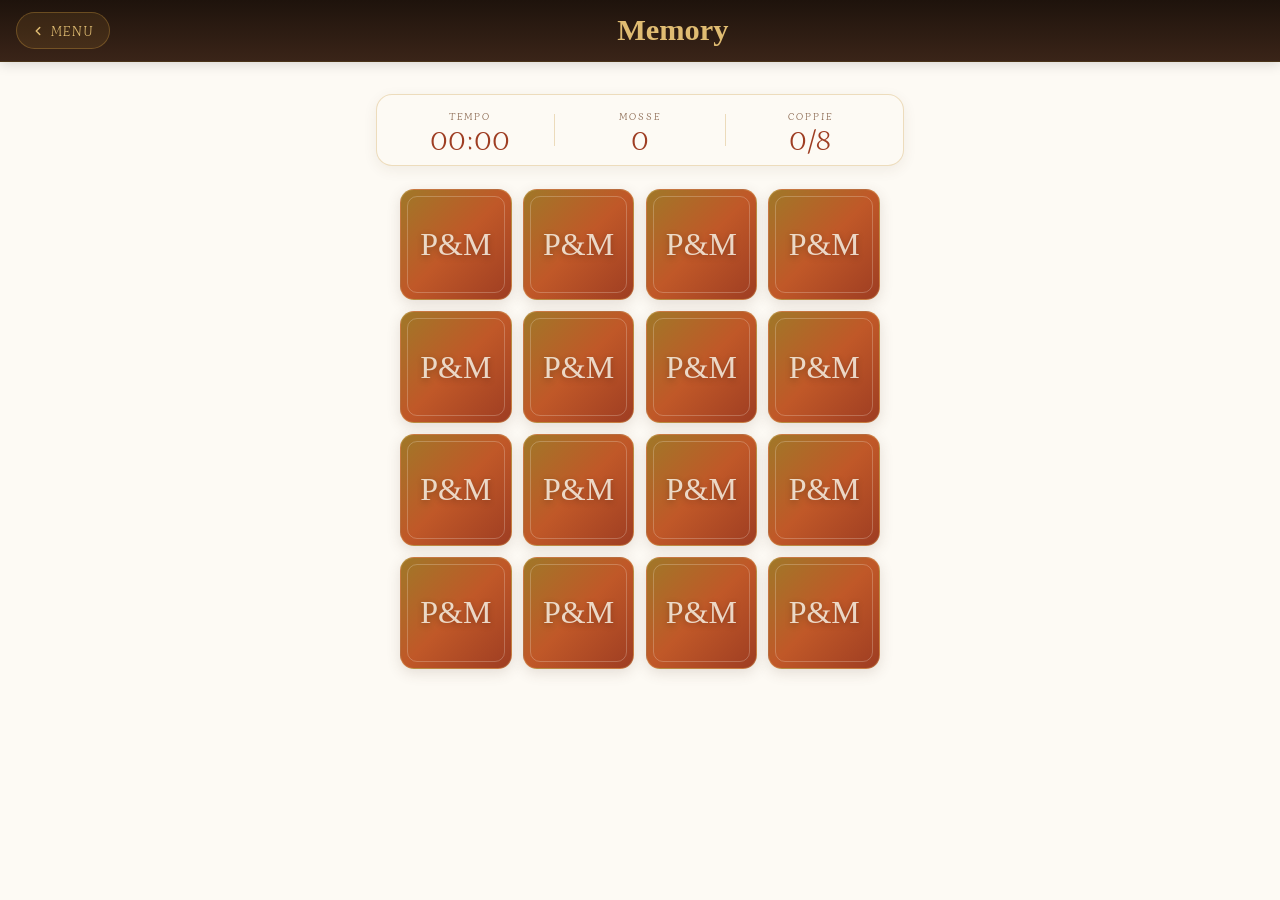
<file: memory.html>
<!DOCTYPE html>
<html lang="it">

<head>
  <meta charset="UTF-8" />
  <meta name="viewport" content="width=device-width, initial-scale=1.0, maximum-scale=5.0" />
  <meta name="theme-color" content="#1E130C" />
  <title>Memory degli sposi · Pietro &amp; Martina</title>

  <link href="https://fonts.googleapis.com/css2?family=Diphylleia&display=swap" rel="stylesheet" />
  <link href="https://fonts.cdnfonts.com/css/brittany-signature" rel="stylesheet" />
  <link rel="stylesheet" href="style.css" />

  <style>
    .memory-page {
      max-width: 560px;
      margin: 0 auto;
      padding: 1rem 1rem 3rem;
      position: relative;
      z-index: 1;
    }

    /* Statistiche partita */
    .stats-bar {
      display: flex;
      justify-content: space-around;
      align-items: center;
      gap: .5rem;
      margin: 1rem 0 1.4rem;
      padding: .8rem 1rem;
      background: var(--warm-white);
      border: 1px solid rgba(200, 148, 58, .3);
      border-radius: 16px;
      box-shadow: 0 4px 14px rgba(90, 60, 44, .08);
    }

    .stat {
      display: flex;
      flex-direction: column;
      align-items: center;
      flex: 1;
    }

    .stat-label {
      font-family: 'Diphylleia', serif;
      font-size: .62rem;
      letter-spacing: .2em;
      text-transform: uppercase;
      color: var(--text-light);
      margin-bottom: .15rem;
    }

    .stat-value {
      font-family: 'Diphylleia', serif;
      font-size: clamp(1.4rem, 5vw, 1.7rem);
      color: var(--rust);
      line-height: 1;
      font-variant-numeric: tabular-nums;
    }

    .stat-divider {
      width: 1px;
      height: 32px;
      background: rgba(200, 148, 58, .3);
    }

    /* Griglia Memory */
    .memory-grid {
      display: grid;
      grid-template-columns: repeat(4, 1fr);
      gap: clamp(.4rem, 2vw, .7rem);
      perspective: 1000px;
      max-width: 480px;
      margin: 0 auto;
    }

    .mem-card {
      position: relative;
      aspect-ratio: 1 / 1;
      cursor: pointer;
      transform-style: preserve-3d;
      transition: transform .55s cubic-bezier(.5, 1.6, .4, 1);
      -webkit-tap-highlight-color: transparent;
    }

    .mem-card.flipped {
      transform: rotateY(180deg);
    }

    .mem-card.matched {
      transform: rotateY(180deg);
      animation: matchedPulse .8s ease;
    }

    @keyframes matchedPulse {

      0%,
      100% {
        transform: rotateY(180deg) scale(1);
      }

      50% {
        transform: rotateY(180deg) scale(1.08);
      }
    }

    .mem-face {
      position: absolute;
      inset: 0;
      backface-visibility: hidden;
      -webkit-backface-visibility: hidden;
      border-radius: 14px;
      display: flex;
      align-items: center;
      justify-content: center;
      box-shadow: 0 4px 14px rgba(90, 60, 44, .15);
      user-select: none;
    }

    .mem-back {
      background: linear-gradient(135deg, var(--gold-dark) 0%, var(--terracotta) 50%, var(--rust) 100%);
      border: 1.5px solid rgba(224, 188, 114, .35);
      font-family: 'Brittany Signature', 'Brittany', cursive;
      font-style: normal;
      font-size: clamp(1.4rem, 5.5vw, 2rem);
      color: rgba(247, 240, 227, .85);
      text-shadow: 0 2px 6px rgba(0, 0, 0, .25);
    }

    .mem-back::after {
      content: '';
      position: absolute;
      inset: 6px;
      border: 1px solid rgba(247, 240, 227, .25);
      border-radius: 10px;
      pointer-events: none;
    }

    .mem-front {
      background: var(--warm-white);
      border: 1.5px solid rgba(200, 148, 58, .45);
      transform: rotateY(180deg);
      font-size: clamp(2rem, 9vw, 3rem);
    }

    .mem-card.matched .mem-front {
      background: linear-gradient(135deg, var(--cream) 0%, var(--parchment) 100%);
      border-color: var(--gold);
      box-shadow: 0 4px 18px rgba(200, 148, 58, .4);
    }

    /* Overlay vittoria */
    .win-overlay {
      position: fixed;
      inset: 0;
      background: rgba(30, 19, 12, .88);
      backdrop-filter: blur(8px);
      -webkit-backdrop-filter: blur(8px);
      display: none;
      align-items: center;
      justify-content: center;
      z-index: 100;
      padding: 1.5rem;
    }

    .win-overlay.show {
      display: flex;
      animation: fadeIn .4s ease;
    }

    .win-card {
      background: var(--warm-white);
      border: 1.5px solid var(--gold);
      border-radius: 22px;
      padding: 2.2rem 1.8rem;
      text-align: center;
      max-width: 380px;
      width: 100%;
      box-shadow: 0 20px 60px rgba(0, 0, 0, .3);
      animation: pop .6s ease both;
    }

    .win-emoji {
      font-size: 3.5rem;
      margin-bottom: .8rem;
      line-height: 1;
    }

    .win-title {
      font-family: 'Brittany Signature', 'Brittany', cursive;
      font-style: normal;
      font-size: clamp(2.2rem, 8vw, 2.8rem);
      color: var(--rust);
      line-height: 1;
      margin-bottom: .5rem;
    }

    .win-sub {
      font-family: 'Diphylleia', serif;
      font-size: .8rem;
      letter-spacing: .2em;
      text-transform: uppercase;
      color: var(--text-light);
      margin-bottom: 1.6rem;
    }

    .win-stats {
      display: flex;
      justify-content: space-around;
      margin-bottom: 1.8rem;
      padding: 1rem 0;
      border-top: 1px solid rgba(200, 148, 58, .25);
      border-bottom: 1px solid rgba(200, 148, 58, .25);
    }

    .win-buttons {
      display: flex;
      flex-direction: column;
      gap: .8rem;
      align-items: center;
    }
  </style>
</head>

<body>

  <canvas id="leaves-canvas" aria-hidden="true"></canvas>

  <header class="game-header">
    <a href="index.html" class="back-btn" aria-label="Torna al menu">
      <svg viewBox="0 0 24 24" fill="none" stroke="currentColor" stroke-width="2.5" stroke-linecap="round"
        stroke-linejoin="round" aria-hidden="true">
        <polyline points="15 18 9 12 15 6"></polyline>
      </svg>
      Menu
    </a>
    <h1 class="game-title">Memory</h1>
  </header>

  <main class="memory-page">

    <div class="stats-bar" aria-live="polite">
      <div class="stat">
        <span class="stat-label">Tempo</span>
        <span class="stat-value" id="stat-time">00:00</span>
      </div>
      <div class="stat-divider" aria-hidden="true"></div>
      <div class="stat">
        <span class="stat-label">Mosse</span>
        <span class="stat-value" id="stat-moves">0</span>
      </div>
      <div class="stat-divider" aria-hidden="true"></div>
      <div class="stat">
        <span class="stat-label">Coppie</span>
        <span class="stat-value" id="stat-pairs">0/8</span>
      </div>
    </div>

    <div class="memory-grid" id="grid" role="grid" aria-label="Griglia Memory"></div>

  </main>

  <!-- Overlay vittoria -->
  <div class="win-overlay" id="winOverlay" role="dialog" aria-modal="true" aria-labelledby="winTitle">
    <div class="win-card">
      <div class="win-emoji" aria-hidden="true">🎉</div>
      <h2 class="win-title" id="winTitle">Bravo!</h2>
      <p class="win-sub">Hai trovato tutte le coppie</p>

      <div class="win-stats">
        <div class="stat">
          <span class="stat-label">Tempo</span>
          <span class="stat-value" id="win-time">00:00</span>
        </div>
        <div class="stat-divider" aria-hidden="true"></div>
        <div class="stat">
          <span class="stat-label">Mosse</span>
          <span class="stat-value" id="win-moves">0</span>
        </div>
      </div>

      <div class="win-buttons">
        <button class="btn-primary" id="playAgainBtn">Gioca ancora</button>
        <a href="index.html" class="btn-secondary">← Altri giochi</a>
      </div>
    </div>
  </div>

  <script>
    /* ── Falling Leaves ── */
    (function () {
      const canvas = document.getElementById('leaves-canvas');
      const ctx = canvas.getContext('2d');
      const SHAPES = ['🍂', '🍁', '🍃'];
      const LEAVES = [];
      const COUNT = window.innerWidth < 500 ? 12 : 22;
      function resize() { canvas.width = window.innerWidth; canvas.height = window.innerHeight; }
      resize();
      window.addEventListener('resize', resize);
      for (let i = 0; i < COUNT; i++) {
        LEAVES.push({
          x: Math.random() * window.innerWidth,
          y: Math.random() * window.innerHeight * -1.5,
          size: 12 + Math.random() * 18,
          speed: .3 + Math.random() * .6,
          drift: (Math.random() - .5) * .7,
          rot: Math.random() * Math.PI * 2,
          rotV: (Math.random() - .5) * .022,
          emoji: SHAPES[Math.floor(Math.random() * SHAPES.length)],
          alpha: .18 + Math.random() * .3,
          swing: Math.random() * Math.PI * 2,
          swingS: .35 + Math.random() * .55,
        });
      }
      function animate() {
        ctx.clearRect(0, 0, canvas.width, canvas.height);
        LEAVES.forEach(l => {
          l.swing += .011 * l.swingS;
          l.x += l.drift + Math.sin(l.swing) * .55;
          l.y += l.speed;
          l.rot += l.rotV;
          if (l.y > canvas.height + 40) { l.y = -40; l.x = Math.random() * canvas.width; }
          ctx.save();
          ctx.translate(l.x, l.y);
          ctx.rotate(l.rot);
          ctx.globalAlpha = l.alpha;
          ctx.font = `${l.size}px serif`;
          ctx.textAlign = 'center';
          ctx.textBaseline = 'middle';
          ctx.fillText(l.emoji, 0, 0);
          ctx.restore();
        });
        requestAnimationFrame(animate);
      }
      animate();
    })();

    /* ── Memory Game ── */
    (function () {
      // 8 simboli a tema matrimonio (= 8 coppie = 16 carte)
      const SYMBOLS = ['💍', '🥂', '💐', '🕊️', '🍂', '🍁', '👰', '🤵'];

      const grid = document.getElementById('grid');
      const statTime = document.getElementById('stat-time');
      const statMoves = document.getElementById('stat-moves');
      const statPairs = document.getElementById('stat-pairs');
      const winOverlay = document.getElementById('winOverlay');
      const winTime = document.getElementById('win-time');
      const winMoves = document.getElementById('win-moves');
      const playAgainBtn = document.getElementById('playAgainBtn');

      let flipped = [];        // carte attualmente girate (in attesa di confronto)
      let matched = 0;
      let moves = 0;
      let startTs = null;
      let timerId = null;
      let lock = false;

      function shuffle(arr) {
        for (let i = arr.length - 1; i > 0; i--) {
          const j = Math.floor(Math.random() * (i + 1));
          [arr[i], arr[j]] = [arr[j], arr[i]];
        }
        return arr;
      }

      function formatTime(ms) {
        const s = Math.floor(ms / 1000);
        const m = Math.floor(s / 60);
        const r = s % 60;
        return `${String(m).padStart(2, '0')}:${String(r).padStart(2, '0')}`;
      }

      function startTimer() {
        startTs = Date.now();
        timerId = setInterval(() => {
          statTime.textContent = formatTime(Date.now() - startTs);
        }, 250);
      }

      function stopTimer() {
        clearInterval(timerId);
        timerId = null;
      }

      function setup() {
        grid.innerHTML = '';
        flipped = [];
        matched = 0;
        moves = 0;
        statMoves.textContent = '0';
        statPairs.textContent = '0/8';
        statTime.textContent = '00:00';
        stopTimer();
        startTs = null;
        lock = false;

        const deck = shuffle([...SYMBOLS, ...SYMBOLS]);

        deck.forEach((sym, i) => {
          const card = document.createElement('div');
          card.className = 'mem-card';
          card.dataset.symbol = sym;
          card.dataset.index = i;
          card.setAttribute('role', 'gridcell');
          card.setAttribute('aria-label', 'Carta coperta');
          card.innerHTML = `
            <div class="mem-face mem-back" aria-hidden="true">P&amp;M</div>
            <div class="mem-face mem-front" aria-hidden="true">${sym}</div>
          `;
          card.addEventListener('click', () => onCardClick(card));
          grid.appendChild(card);
        });
      }

      function onCardClick(card) {
        if (lock) return;
        if (card.classList.contains('flipped') || card.classList.contains('matched')) return;

        if (!startTs) startTimer();

        card.classList.add('flipped');
        flipped.push(card);

        if (flipped.length === 2) {
          moves++;
          statMoves.textContent = moves;
          const [a, b] = flipped;
          if (a.dataset.symbol === b.dataset.symbol) {
            // Match!
            setTimeout(() => {
              a.classList.add('matched');
              b.classList.add('matched');
              a.classList.remove('flipped');
              b.classList.remove('flipped');
              flipped = [];
              matched++;
              statPairs.textContent = `${matched}/8`;
              if (matched === 8) win();
            }, 280);
          } else {
            // No match - flip back
            lock = true;
            setTimeout(() => {
              a.classList.remove('flipped');
              b.classList.remove('flipped');
              flipped = [];
              lock = false;
            }, 850);
          }
        }
      }

      function win() {
        stopTimer();
        const finalTime = Date.now() - startTs;
        winTime.textContent = formatTime(finalTime);
        winMoves.textContent = moves;
        setTimeout(() => winOverlay.classList.add('show'), 600);
      }

      playAgainBtn.addEventListener('click', () => {
        winOverlay.classList.remove('show');
        setup();
      });

      setup();
    })();
  </script>
</body>

</html>
</file>
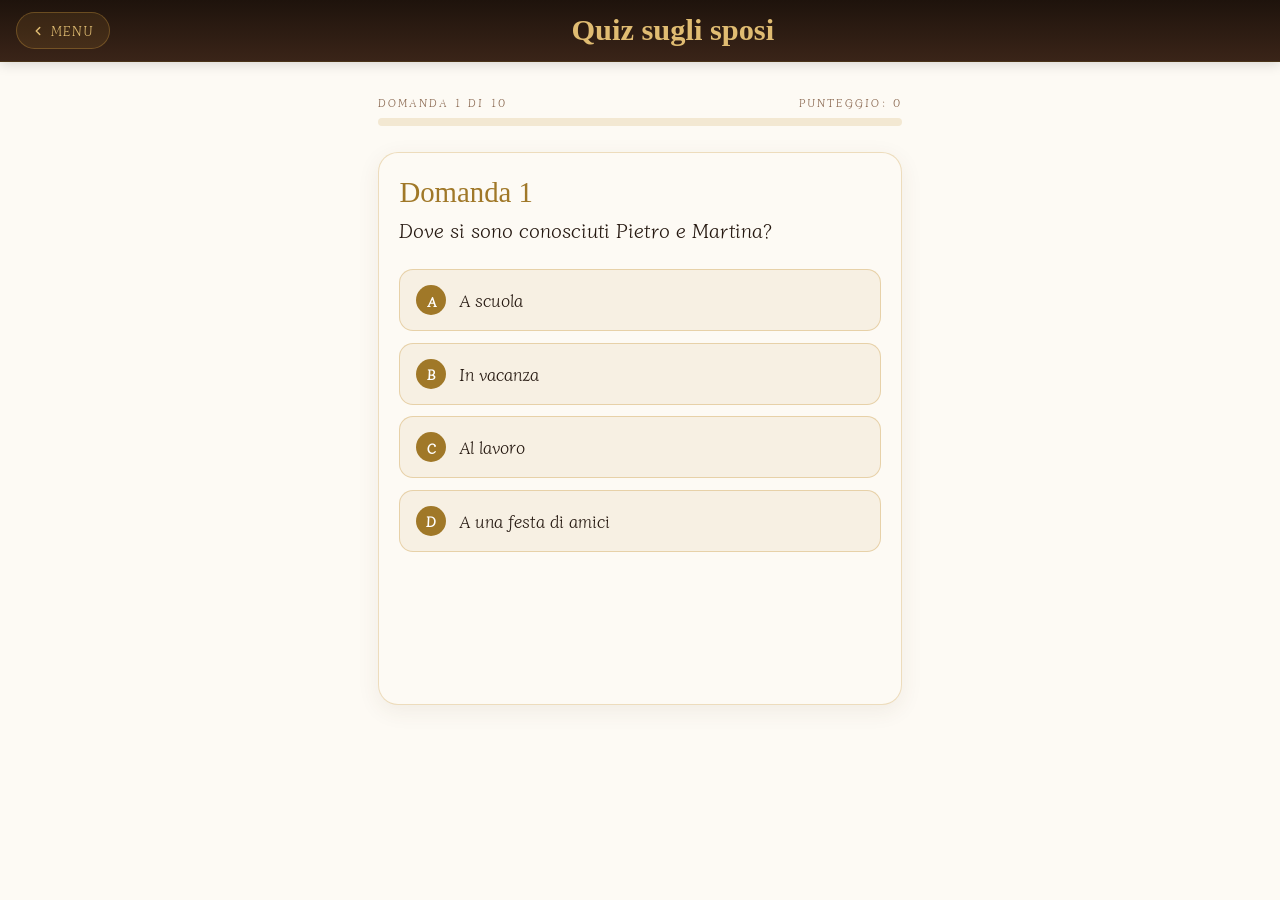
<file: quiz.html>
<!DOCTYPE html>
<html lang="it">

<head>
  <meta charset="UTF-8" />
  <meta name="viewport" content="width=device-width, initial-scale=1.0, maximum-scale=5.0" />
  <meta name="theme-color" content="#1E130C" />
  <title>Quiz · Quanto conosci Pietro &amp; Martina?</title>

  <link href="https://fonts.googleapis.com/css2?family=Diphylleia&display=swap" rel="stylesheet" />
  <link href="https://fonts.cdnfonts.com/css/brittany-signature" rel="stylesheet" />
  <link rel="stylesheet" href="style.css" />

  <style>
    .quiz-page {
      max-width: 560px;
      margin: 0 auto;
      padding: 1rem 1.1rem 3rem;
      position: relative;
      z-index: 1;
    }

    /* Progress bar */
    .progress-wrap {
      margin: 1rem 0 1.6rem;
    }

    .progress-label {
      display: flex;
      justify-content: space-between;
      font-family: 'Diphylleia', serif;
      font-size: .7rem;
      letter-spacing: .2em;
      text-transform: uppercase;
      color: var(--text-light);
      margin-bottom: .5rem;
    }

    .progress-bar {
      height: 8px;
      background: rgba(200, 148, 58, .18);
      border-radius: 50px;
      overflow: hidden;
    }

    .progress-fill {
      height: 100%;
      background: linear-gradient(90deg, var(--gold-dark) 0%, var(--terracotta) 100%);
      border-radius: 50px;
      width: 0;
      transition: width .4s ease;
    }

    /* Domanda */
    .question-card {
      background: var(--warm-white);
      border: 1.5px solid rgba(200, 148, 58, .3);
      border-radius: 20px;
      padding: 1.6rem 1.3rem;
      box-shadow: 0 6px 22px rgba(90, 60, 44, .08);
      animation: fadeUp .5s ease both;
    }

    .question-number {
      font-family: 'Brittany Signature', 'Brittany', cursive;
      font-style: normal;
      font-size: 1.8rem;
      color: var(--gold-dark);
      line-height: 1;
      margin-bottom: .5rem;
    }

    .question-text {
      font-family: 'Diphylleia', serif;
      font-size: clamp(1.05rem, 3.4vw, 1.25rem);
      color: var(--text-dark);
      line-height: 1.5;
      margin-bottom: 1.5rem;
    }

    .answers {
      display: flex;
      flex-direction: column;
      gap: .7rem;
    }

    .answer-btn {
      display: flex;
      align-items: center;
      gap: .8rem;
      width: 100%;
      background: var(--cream);
      border: 1.5px solid rgba(200, 148, 58, .35);
      border-radius: 14px;
      padding: .95rem 1rem;
      font-family: 'Diphylleia', serif;
      font-size: clamp(.95rem, 2.6vw, 1.05rem);
      color: var(--text-dark);
      text-align: left;
      cursor: pointer;
      transition: background .2s, border-color .2s, transform .15s, color .2s;
      -webkit-user-select: none;
      user-select: none;
    }

    .answer-btn:not(:disabled):hover,
    .answer-btn:not(:disabled):active {
      background: var(--warm-white);
      border-color: var(--gold);
      transform: translateY(-1px);
    }

    .answer-letter {
      display: flex;
      align-items: center;
      justify-content: center;
      flex-shrink: 0;
      width: 30px;
      height: 30px;
      background: var(--gold-dark);
      color: #fff;
      font-family: 'Diphylleia', serif;
      font-size: .9rem;
      border-radius: 50%;
      font-weight: bold;
    }

    .answer-btn.correct {
      background: rgba(106, 107, 56, .15);
      border-color: var(--olive);
      color: var(--olive);
    }

    .answer-btn.correct .answer-letter {
      background: var(--olive);
    }

    .answer-btn.wrong {
      background: rgba(158, 61, 34, .12);
      border-color: var(--rust);
      color: var(--rust);
    }

    .answer-btn.wrong .answer-letter {
      background: var(--rust);
    }

    .answer-btn:disabled {
      cursor: default;
    }

    /* Feedback emoji */
    .feedback {
      text-align: center;
      margin-top: 1.2rem;
      min-height: 2.4rem;
      font-family: 'Brittany Signature', 'Brittany', cursive;
      font-style: normal;
      font-size: 1.6rem;
      color: var(--rust);
      opacity: 0;
      transition: opacity .3s;
    }

    .feedback.show {
      opacity: 1;
    }

    .next-btn-wrap {
      text-align: center;
      margin-top: 1.2rem;
      min-height: 50px;
    }

    /* Schermata risultati */
    .result-screen {
      display: none;
      text-align: center;
      padding: 2rem 1rem;
      animation: fadeUp .6s ease both;
    }

    .result-screen.show {
      display: block;
    }

    .medal {
      font-size: clamp(4rem, 18vw, 6rem);
      line-height: 1;
      margin-bottom: 1rem;
      animation: pop .6s ease both;
    }

    .result-title {
      font-family: 'Brittany Signature', 'Brittany', cursive;
      font-style: normal;
      font-size: clamp(2.5rem, 9vw, 3.4rem);
      color: var(--rust);
      line-height: 1;
      margin-bottom: .5rem;
    }

    .result-rank {
      font-family: 'Diphylleia', serif;
      font-size: .85rem;
      letter-spacing: .26em;
      text-transform: uppercase;
      color: var(--text-light);
      margin-bottom: 1.5rem;
    }

    .result-score {
      font-family: 'Diphylleia', serif;
      font-size: clamp(2.4rem, 9vw, 3.4rem);
      color: var(--gold-dark);
      line-height: 1;
      margin-bottom: .3rem;
      font-variant-numeric: tabular-nums;
    }

    .result-score-label {
      font-family: 'Diphylleia', serif;
      font-size: .8rem;
      letter-spacing: .2em;
      text-transform: uppercase;
      color: var(--text-light);
      margin-bottom: 2rem;
    }

    .result-message {
      font-family: 'Diphylleia', serif;
      font-size: 1rem;
      color: var(--text-mid);
      line-height: 1.6;
      max-width: 380px;
      margin: 0 auto 2rem;
      font-style: italic;
    }

    .result-buttons {
      display: flex;
      flex-direction: column;
      gap: .8rem;
      align-items: center;
    }

    /* Quiz screen */
    .quiz-screen {
      display: block;
    }

    .quiz-screen.hidden {
      display: none;
    }
  </style>
</head>

<body>

  <canvas id="leaves-canvas" aria-hidden="true"></canvas>

  <header class="game-header">
    <a href="index.html" class="back-btn" aria-label="Torna al menu">
      <svg viewBox="0 0 24 24" fill="none" stroke="currentColor" stroke-width="2.5" stroke-linecap="round"
        stroke-linejoin="round" aria-hidden="true">
        <polyline points="15 18 9 12 15 6"></polyline>
      </svg>
      Menu
    </a>
    <h1 class="game-title">Quiz sugli sposi</h1>
  </header>

  <main class="quiz-page">

    <!-- Schermo gioco -->
    <div class="quiz-screen" id="quizScreen">
      <div class="progress-wrap">
        <div class="progress-label">
          <span id="progLabel">Domanda 1</span>
          <span id="progScore">Punteggio: 0</span>
        </div>
        <div class="progress-bar">
          <div class="progress-fill" id="progFill"></div>
        </div>
      </div>

      <div class="question-card" id="questionCard">
        <div class="question-number" id="qNum">Domanda 1</div>
        <p class="question-text" id="qText">…</p>
        <div class="answers" id="answers"></div>
        <p class="feedback" id="feedback"></p>
        <div class="next-btn-wrap" id="nextWrap"></div>
      </div>
    </div>

    <!-- Schermo risultati -->
    <div class="result-screen" id="resultScreen">
      <div class="medal" id="medal">🥇</div>
      <h2 class="result-title" id="resultTitle">Bravissimo!</h2>
      <p class="result-rank" id="resultRank">Migliore amico</p>

      <div class="result-score" id="finalScore">0/0</div>
      <p class="result-score-label">Risposte corrette</p>

      <p class="result-message" id="resultMessage">…</p>

      <div class="result-buttons">
        <button class="btn-primary" id="restartBtn">Rifai il quiz</button>
        <a href="index.html" class="btn-secondary">← Altri giochi</a>
      </div>
    </div>

  </main>

  <script>
    /* ══════════════════════════════════════════════════════════
       ⚠️  SOSTITUISCI QUESTE DOMANDE CON QUELLE REALI ⚠️
       Ogni domanda ha:
         - text: la domanda
         - answers: array di 4 risposte
         - correct: indice (0-3) della risposta giusta
       ══════════════════════════════════════════════════════════ */
    const QUESTIONS = [
      {
        text: 'Dove si sono conosciuti Pietro e Martina?', // SOSTITUISCI
        answers: ['A scuola', 'In vacanza', 'Al lavoro', 'A una festa di amici'],
        correct: 3
      },
      {
        text: 'In che anno si sono fidanzati ufficialmente?', // SOSTITUISCI
        answers: ['2018', '2019', '2020', '2021'],
        correct: 1
      },
      {
        text: 'Qual è la canzone "del cuore" della coppia?', // SOSTITUISCI
        answers: ['Perfect — Ed Sheeran', 'La Cura — Battiato', 'Vivo per lei — Bocelli', 'A Thousand Years — C. Perri'],
        correct: 0
      },
      {
        text: 'Qual è la destinazione di viaggio più amata da entrambi?', // SOSTITUISCI
        answers: ['Mare in Grecia', 'Montagna in Trentino', 'Tour della Toscana', 'Capitali europee'],
        correct: 2
      },
      {
        text: 'Qual è il piatto preferito di Pietro?', // SOSTITUISCI
        answers: ['Bistecca alla fiorentina', 'Pasta al ragù', 'Pizza margherita', 'Risotto ai funghi'],
        correct: 0
      },
      {
        text: 'Qual è l\'hobby preferito di Martina?', // SOSTITUISCI
        answers: ['Yoga', 'Lettura', 'Pittura', 'Giardinaggio'],
        correct: 1
      },
      {
        text: 'Come ha fatto Pietro la proposta di matrimonio?', // SOSTITUISCI
        answers: ['A cena al ristorante', 'Durante un viaggio', 'A casa, con i fiori', 'A una festa con gli amici'],
        correct: 1
      },
      {
        text: 'Quanti anni stanno insieme al momento del matrimonio?', // SOSTITUISCI
        answers: ['3 anni', '5 anni', '7 anni', '10 anni'],
        correct: 2
      },
      {
        text: 'Qual è il colore preferito di Martina?', // SOSTITUISCI
        answers: ['Rosso', 'Verde salvia', 'Blu navy', 'Rosa cipria'],
        correct: 1
      },
      {
        text: 'Chi dei due cucina di più in casa?', // SOSTITUISCI
        answers: ['Pietro', 'Martina', 'Entrambi insieme', 'Le pizzerie del paese'],
        correct: 3
      }
    ];
    /* ══════════════════════════════════════════════════════════
       FINE SEZIONE DA PERSONALIZZARE
       ══════════════════════════════════════════════════════════ */

    /* ── Falling Leaves ── */
    (function () {
      const canvas = document.getElementById('leaves-canvas');
      const ctx = canvas.getContext('2d');
      const SHAPES = ['🍂', '🍁', '🍃'];
      const LEAVES = [];
      const COUNT = window.innerWidth < 500 ? 12 : 22;
      function resize() { canvas.width = window.innerWidth; canvas.height = window.innerHeight; }
      resize();
      window.addEventListener('resize', resize);
      for (let i = 0; i < COUNT; i++) {
        LEAVES.push({
          x: Math.random() * window.innerWidth,
          y: Math.random() * window.innerHeight * -1.5,
          size: 12 + Math.random() * 18, speed: .3 + Math.random() * .6,
          drift: (Math.random() - .5) * .7, rot: Math.random() * Math.PI * 2,
          rotV: (Math.random() - .5) * .022,
          emoji: SHAPES[Math.floor(Math.random() * SHAPES.length)],
          alpha: .18 + Math.random() * .3,
          swing: Math.random() * Math.PI * 2, swingS: .35 + Math.random() * .55,
        });
      }
      function animate() {
        ctx.clearRect(0, 0, canvas.width, canvas.height);
        LEAVES.forEach(l => {
          l.swing += .011 * l.swingS;
          l.x += l.drift + Math.sin(l.swing) * .55;
          l.y += l.speed; l.rot += l.rotV;
          if (l.y > canvas.height + 40) { l.y = -40; l.x = Math.random() * canvas.width; }
          ctx.save(); ctx.translate(l.x, l.y); ctx.rotate(l.rot);
          ctx.globalAlpha = l.alpha;
          ctx.font = `${l.size}px serif`;
          ctx.textAlign = 'center'; ctx.textBaseline = 'middle';
          ctx.fillText(l.emoji, 0, 0); ctx.restore();
        });
        requestAnimationFrame(animate);
      }
      animate();
    })();

    /* ── Quiz Logic ── */
    (function () {
      const qNum = document.getElementById('qNum');
      const qText = document.getElementById('qText');
      const answersEl = document.getElementById('answers');
      const feedback = document.getElementById('feedback');
      const nextWrap = document.getElementById('nextWrap');
      const progLabel = document.getElementById('progLabel');
      const progScore = document.getElementById('progScore');
      const progFill = document.getElementById('progFill');
      const quizScreen = document.getElementById('quizScreen');
      const resultScreen = document.getElementById('resultScreen');
      const finalScore = document.getElementById('finalScore');
      const medal = document.getElementById('medal');
      const resultTitle = document.getElementById('resultTitle');
      const resultRank = document.getElementById('resultRank');
      const resultMessage = document.getElementById('resultMessage');
      const restartBtn = document.getElementById('restartBtn');

      const LETTERS = ['A', 'B', 'C', 'D'];
      const POSITIVE = ['Esatto!', 'Bravo!', 'Perfetto!', 'Giusto!', 'Bingo!'];
      const NEGATIVE = ['Quasi…', 'Niente da fare', 'Sbagliato', 'Ops!', 'Non ci siamo'];

      let currentIdx = 0;
      let score = 0;
      let answered = false;

      function showQuestion() {
        answered = false;
        const q = QUESTIONS[currentIdx];
        qNum.textContent = `Domanda ${currentIdx + 1}`;
        qText.textContent = q.text;
        progLabel.textContent = `Domanda ${currentIdx + 1} di ${QUESTIONS.length}`;
        progScore.textContent = `Punteggio: ${score}`;
        progFill.style.width = `${(currentIdx / QUESTIONS.length) * 100}%`;

        answersEl.innerHTML = '';
        feedback.textContent = '';
        feedback.classList.remove('show');
        nextWrap.innerHTML = '';

        q.answers.forEach((ans, i) => {
          const btn = document.createElement('button');
          btn.className = 'answer-btn';
          btn.innerHTML = `<span class="answer-letter">${LETTERS[i]}</span><span>${ans}</span>`;
          btn.addEventListener('click', () => onAnswer(i, btn));
          answersEl.appendChild(btn);
        });
      }

      function onAnswer(idx, btn) {
        if (answered) return;
        answered = true;
        const q = QUESTIONS[currentIdx];
        const allBtns = answersEl.querySelectorAll('.answer-btn');
        allBtns.forEach((b, i) => {
          b.disabled = true;
          if (i === q.correct) b.classList.add('correct');
          else if (i === idx) b.classList.add('wrong');
        });

        if (idx === q.correct) {
          score++;
          progScore.textContent = `Punteggio: ${score}`;
          feedback.textContent = POSITIVE[Math.floor(Math.random() * POSITIVE.length)];
        } else {
          feedback.textContent = NEGATIVE[Math.floor(Math.random() * NEGATIVE.length)];
        }
        feedback.classList.add('show');
        progFill.style.width = `${((currentIdx + 1) / QUESTIONS.length) * 100}%`;

        // Mostra bottone "avanti" o "fine"
        const isLast = currentIdx === QUESTIONS.length - 1;
        const nextBtn = document.createElement('button');
        nextBtn.className = 'btn-primary';
        nextBtn.textContent = isLast ? 'Vedi risultato' : 'Prossima →';
        nextBtn.addEventListener('click', () => {
          if (isLast) showResults();
          else { currentIdx++; showQuestion(); }
        });
        nextWrap.appendChild(nextBtn);
      }

      function showResults() {
        quizScreen.classList.add('hidden');
        resultScreen.classList.add('show');

        const total = QUESTIONS.length;
        const pct = score / total;

        let medalEmoji, title, rank, msg;
        if (pct >= 0.9) {
          medalEmoji = '🥇';
          title = 'Fantastico!';
          rank = 'Migliore amico/a';
          msg = 'Conosci Pietro e Martina meglio di loro stessi! Sei un pilastro della loro vita.';
        } else if (pct >= 0.7) {
          medalEmoji = '🥈';
          title = 'Ottimo lavoro!';
          rank = 'Amico/a stretto/a';
          msg = 'Conosci davvero bene la coppia. Si vede che condividete tanti momenti insieme.';
        } else if (pct >= 0.5) {
          medalEmoji = '🥉';
          title = 'Niente male!';
          rank = 'Amico/a di vecchia data';
          msg = 'Hai colto le cose essenziali. C\'è ancora qualche segreto da scoprire stasera!';
        } else if (pct >= 0.3) {
          medalEmoji = '🎖️';
          title = 'Si può fare!';
          rank = 'Invitato curioso';
          msg = 'Non conosci tutti i dettagli, ma stasera è l\'occasione perfetta per conoscerli meglio.';
        } else {
          medalEmoji = '🍂';
          title = 'Ah… ecco!';
          rank = 'Invitato di cortesia';
          msg = 'Forse è il momento di fare due chiacchiere con gli sposi. Approfittane stasera!';
        }

        medal.textContent = medalEmoji;
        resultTitle.textContent = title;
        resultRank.textContent = rank;
        finalScore.textContent = `${score}/${total}`;
        resultMessage.textContent = msg;
      }

      restartBtn.addEventListener('click', () => {
        currentIdx = 0;
        score = 0;
        resultScreen.classList.remove('show');
        quizScreen.classList.remove('hidden');
        showQuestion();
      });

      showQuestion();
    })();
  </script>
</body>

</html>
</file>
<file: style.css>
/* ════════════════════════════════════════════════
   MATRIMONIO PIETRO & MARTINA — GIOCHI
   Stili condivisi: palette, font, componenti base
   ════════════════════════════════════════════════ */

/* ─── Font Diphylleia (Google) caricato in HTML ─── */
/* ─── Font Brittany Signature caricato in HTML ─── */

/* ─── Design Tokens (stessa palette del sito principale) ─── */
:root {
  --cream: #F7F0E3;
  --parchment: #EDE0C4;
  --warm-white: #FDFAF4;
  --gold: #C8943A;
  --gold-light: #E0BC72;
  --gold-dark: #A07828;
  --rust: #9E3D22;
  --rust-dark: #722B18;
  --terracotta: #C05828;
  --olive: #6A6B38;
  --brown: #5A3C2C;
  --brown-dark: #3A2418;
  --text-dark: #251810;
  --text-mid: #5A3C2C;
  --text-light: #8A6850;
  --section-a: #FAF5EB;
  --section-b: #F2E8D4;
  --section-c: #1E130C;
}

/* ─── Reset ─── */
*,
*::before,
*::after {
  box-sizing: border-box;
  margin: 0;
  padding: 0;
  -webkit-tap-highlight-color: transparent;
}

html {
  scroll-behavior: smooth;
  -webkit-text-size-adjust: 100%;
}

body {
  font-family: 'Diphylleia', Georgia, serif;
  background: var(--warm-white);
  color: var(--text-dark);
  overflow-x: hidden;
  min-height: 100vh;
  min-height: 100dvh;
}

.brittany {
  font-family: 'Brittany Signature', 'Brittany', cursive;
  font-style: normal;
  font-weight: normal;
}

/* ─── Foglie cadenti (canvas, riprende il sito principale) ─── */
#leaves-canvas {
  position: fixed;
  top: 0;
  left: 0;
  width: 100%;
  height: 100%;
  pointer-events: none;
  z-index: 0;
}

/* ─── Header con pulsante indietro (per le pagine gioco) ─── */
.game-header {
  position: sticky;
  top: 0;
  z-index: 50;
  background: linear-gradient(180deg, var(--section-c) 0%, var(--brown-dark) 100%);
  padding: .75rem 1rem;
  display: flex;
  align-items: center;
  gap: .75rem;
  border-bottom: 1px solid rgba(200, 148, 58, .25);
  box-shadow: 0 2px 12px rgba(0, 0, 0, .15);
}

.back-btn {
  display: inline-flex;
  align-items: center;
  gap: .35rem;
  background: rgba(200, 148, 58, .12);
  border: 1px solid rgba(200, 148, 58, .35);
  color: var(--gold-light);
  font-family: 'Diphylleia', serif;
  font-size: .82rem;
  letter-spacing: .1em;
  text-transform: uppercase;
  padding: .5rem .9rem;
  border-radius: 50px;
  text-decoration: none;
  cursor: pointer;
  transition: background .2s, transform .15s;
  white-space: nowrap;
}

.back-btn:hover,
.back-btn:active {
  background: rgba(200, 148, 58, .25);
  transform: translateX(-2px);
}

.back-btn svg {
  width: 14px;
  height: 14px;
}

.game-title {
  flex: 1;
  text-align: center;
  font-family: 'Brittany Signature', 'Brittany', cursive;
  font-style: normal;
  font-size: clamp(1.4rem, 5vw, 1.9rem);
  color: var(--gold-light);
  line-height: 1;
  padding-right: 2.5rem;
  /* offset per centrare visivamente con il back-btn */
}

/* ─── Bottoni primari (gradiente gold/terracotta) ─── */
.btn-primary {
  display: inline-flex;
  align-items: center;
  justify-content: center;
  gap: .6rem;
  background: linear-gradient(135deg, var(--gold-dark) 0%, var(--terracotta) 100%);
  color: #fff;
  font-family: 'Diphylleia', Georgia, serif;
  font-size: clamp(.95rem, 2.4vw, 1.1rem);
  letter-spacing: .16em;
  text-transform: uppercase;
  padding: .9rem 2rem;
  border-radius: 50px;
  border: none;
  cursor: pointer;
  box-shadow: 0 4px 22px rgba(160, 120, 40, .3);
  transition: transform .22s, box-shadow .22s, filter .22s;
  text-decoration: none;
  line-height: 1;
  -webkit-user-select: none;
  user-select: none;
}

.btn-primary:hover,
.btn-primary:active {
  transform: translateY(-2px) scale(1.03);
  box-shadow: 0 10px 30px rgba(160, 120, 40, .42), 0 0 0 4px rgba(200, 148, 58, .25);
  filter: brightness(1.08);
}

.btn-primary:disabled {
  opacity: .55;
  cursor: not-allowed;
  transform: none;
  filter: none;
}

/* ─── Bottoni secondari (rust outline) ─── */
.btn-secondary {
  display: inline-flex;
  align-items: center;
  justify-content: center;
  gap: .6rem;
  background: transparent;
  color: var(--rust);
  font-family: 'Diphylleia', Georgia, serif;
  font-size: clamp(.9rem, 2.2vw, 1rem);
  letter-spacing: .14em;
  text-transform: uppercase;
  padding: .8rem 1.8rem;
  border-radius: 50px;
  border: 1.5px solid var(--rust);
  cursor: pointer;
  transition: background .2s, color .2s, transform .15s;
  text-decoration: none;
  line-height: 1;
  -webkit-user-select: none;
  user-select: none;
}

.btn-secondary:hover,
.btn-secondary:active {
  background: var(--rust);
  color: #fff;
  transform: translateY(-2px);
}

/* ─── Titoli script (Brittany) ─── */
.script-title {
  font-family: 'Brittany Signature', 'Brittany', cursive;
  font-style: normal;
  color: var(--rust);
  line-height: 1;
}

.gold-rule {
  width: 90px;
  height: 1.5px;
  background: linear-gradient(to right, transparent, var(--gold), transparent);
  margin: .9rem auto 2rem;
}

/* ─── Card generica ─── */
.card {
  background: var(--warm-white);
  border: 1px solid rgba(200, 148, 58, .28);
  border-radius: 18px;
  padding: 1.5rem 1.3rem;
  box-shadow: 0 6px 22px rgba(90, 60, 44, .08);
}

/* ─── Animazioni utility ─── */
@keyframes fadeUp {
  from {
    opacity: 0;
    transform: translateY(20px);
  }

  to {
    opacity: 1;
    transform: translateY(0);
  }
}

@keyframes fadeIn {
  from {
    opacity: 0;
  }

  to {
    opacity: 1;
  }
}

@keyframes pop {
  0% {
    transform: scale(.7);
    opacity: 0;
  }

  60% {
    transform: scale(1.08);
    opacity: 1;
  }

  100% {
    transform: scale(1);
  }
}

.fade-up {
  animation: fadeUp .7s ease both;
}

/* ─── Accessibilità — riduce motion ─── */
@media (prefers-reduced-motion: reduce) {

  *,
  *::before,
  *::after {
    animation-duration: .01ms !important;
    animation-iteration-count: 1 !important;
    transition-duration: .01ms !important;
  }
}
</file>
